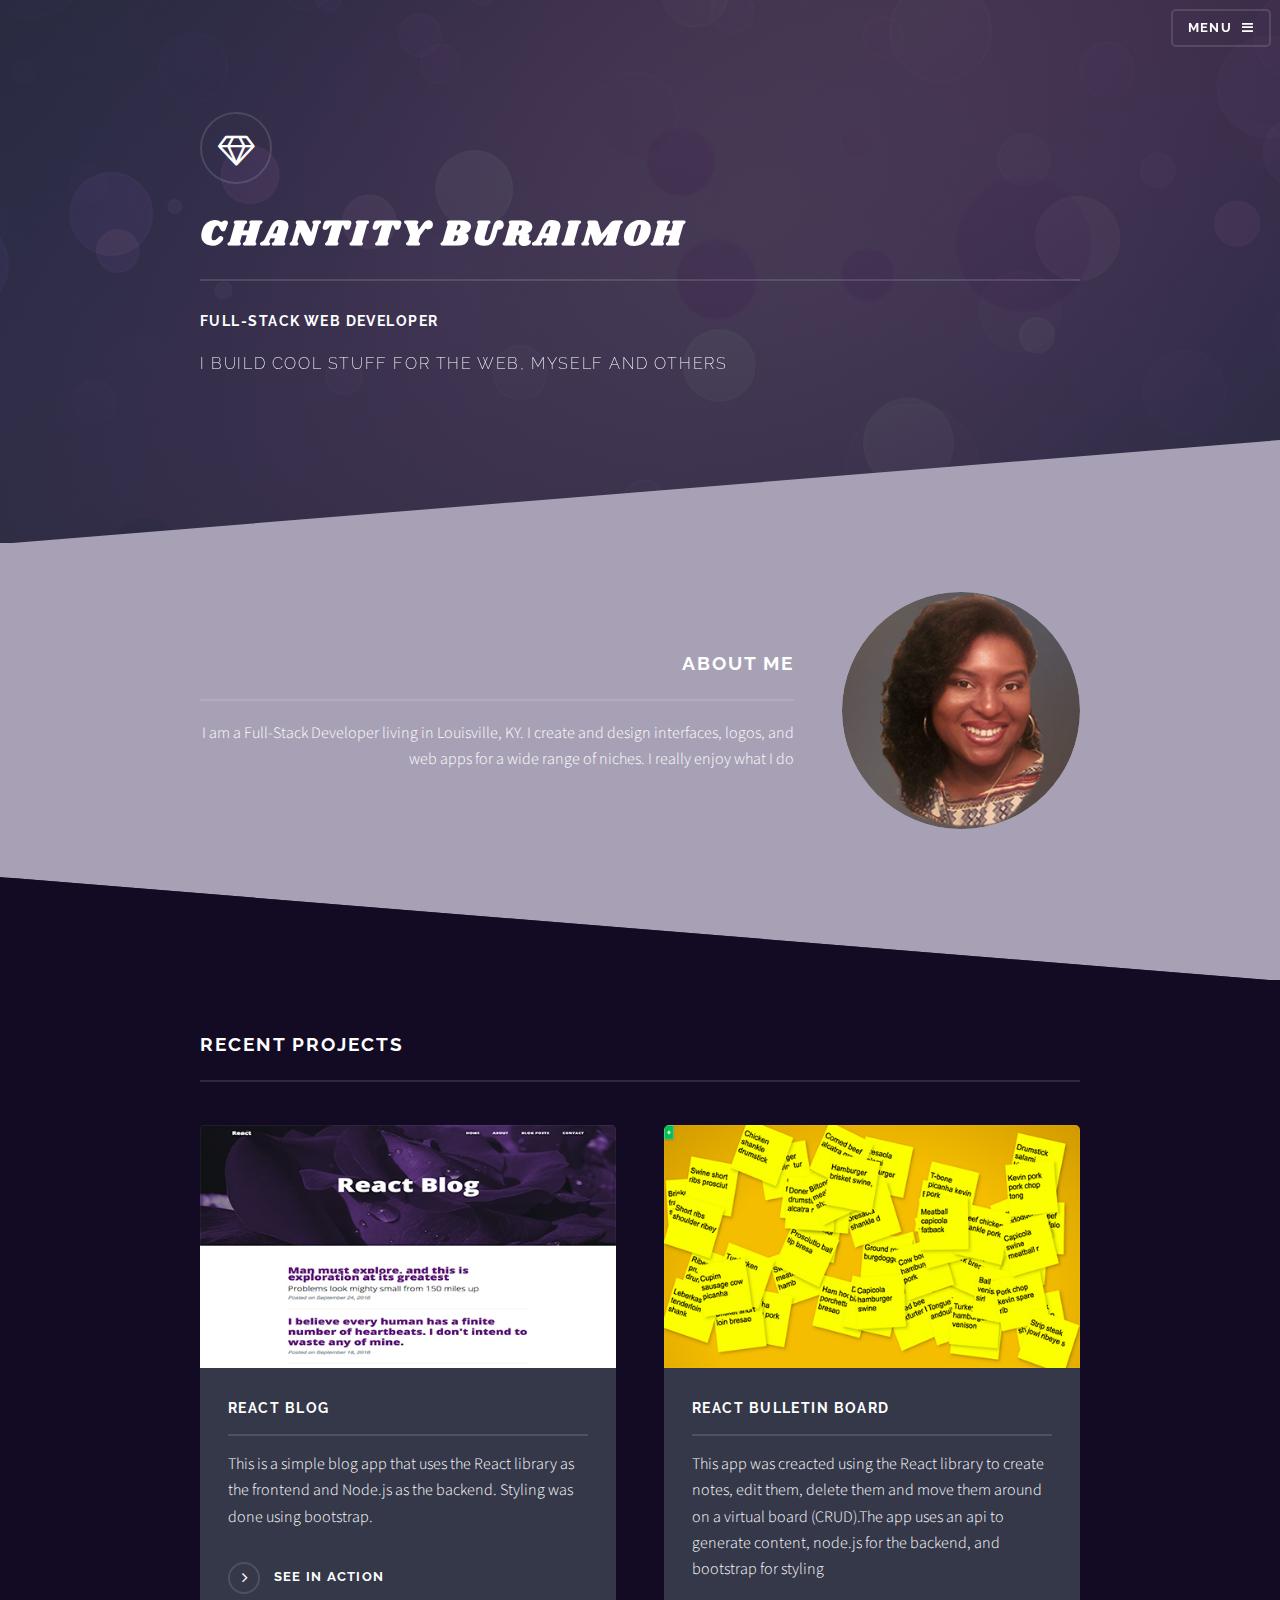
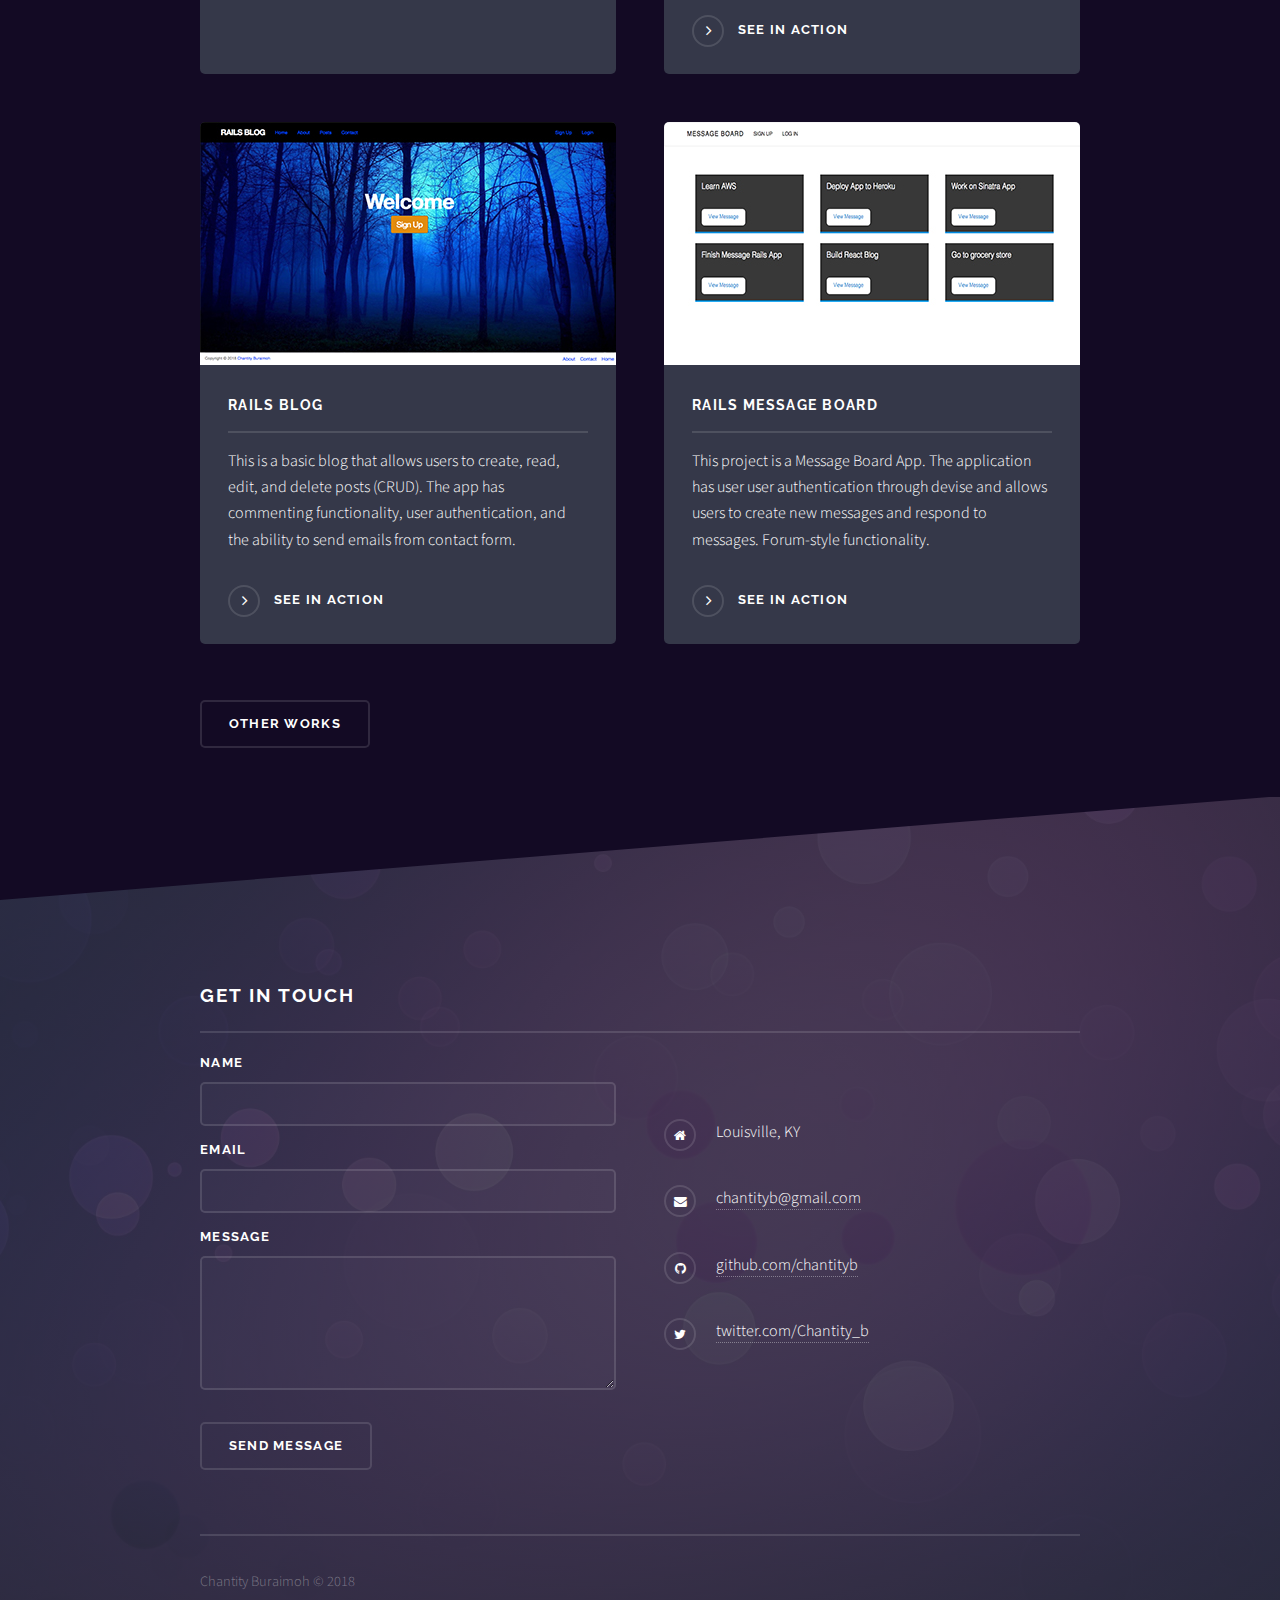
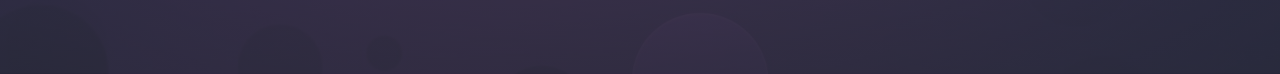
<file: index.html>
<!DOCTYPE HTML>
<!--
	Solid State by HTML5 UP
	html5up.net | @ajlkn
	Free for personal and commercial use under the CCA 3.0 license (html5up.net/license)
-->
<html>
	<head>
		<title>Chantity Buraimoh</title>
		<meta charset="utf-8" />
		<meta name="viewport" content="width=device-width, initial-scale=1" />
		<!--[if lte IE 8]><script src="assets/js/ie/html5shiv.js"></script><![endif]-->
		<link rel="stylesheet" href="assets/css/main.css" />
		<link href="https://fonts.googleapis.com/css?family=Shrikhand" rel="stylesheet">

		<!--[if lte IE 9]><link rel="stylesheet" href="assets/css/ie9.css" /><![endif]-->
		<!--[if lte IE 8]><link rel="stylesheet" href="assets/css/ie8.css" /><![endif]-->
	</head>
	<body>

		<!-- Page Wrapper -->
			<div id="page-wrapper">

				<!-- Header -->
					<header id="header" class="alt">
						<h1><a href="index.html">Chantity Buraimoh</a></h1>
						<nav>
							<a href="#menu">Menu</a>
						</nav>
					</header>

				<!-- Menu -->
					<nav id="menu">
						<div class="inner">
							<h2>Menu</h2>
							<ul class="links">
								<li><a href="index.html">Home</a></li>
								<li><a href="projects.html">Projects</a></li>
							</ul>
							<a href="#" class="close">Close</a>
						</div>
					</nav>

				<!-- Banner -->
					<section id="banner">
						<div class="inner">
							<div class="logo"><span class="icon fa-diamond"></span></div>
							<h2>Chantity Buraimoh</h2>
							<h3>Full-Stack Web Developer</h3>
							<p>I build cool stuff for the web, myself and others</p>
						</div>
					</section>

				<!-- Wrapper -->
					<section id="wrapper">

						<!-- One -->
							<section id="one" class="wrapper spotlight style1">
								<div class="inner">
									<a href="#" class="image"><img src="images/me.jpg" alt="" /></a>
									<div class="content">
										<h2 class="major">About Me</h2>
										<p>I am a Full-Stack Developer living in Louisville, KY. I create and design interfaces, logos, and web apps for a wide range of niches. I really enjoy what I do</p>
									</div>
								</div>
							</section>

						<!-- Four -->
							<section id="four" class="wrapper alt style1">
								<div class="inner">
									<h2 class="major">Recent Projects</h2>
									
									<section class="features">
										
										<article>
											<a class="image"><img src="images/reactblog.jpg" alt="" /></a>
											<h3 class="major">React Blog</h3>
											<p>This is a simple blog app that uses the React library as the frontend and Node.js as the backend. Styling was done using bootstrap.</p>
											<a href="https://react-simpleblog.herokuapp.com/" target="_blank" class="special">See in action</a>
										</article>

										<article>
											<a class="image"><img src="images/bulletin.jpg" alt="" /></a>
											<h3 class="major">React Bulletin Board</h3>
											<p>This app was creacted using the React library to create notes, edit them, delete them and move them around on a virtual board (CRUD).The app uses an api to generate content, node.js for the backend, and bootstrap for styling</p>
											<a href="https://bulletin-board-reactjs.herokuapp.com/" target="_blank" class="special">See in action</a>
										</article>


										<article>
											<a class="image"><img src="images/rails-blog.jpg" alt="" /></a>
											<h3 class="major">Rails Blog</h3>
											<p>This is a basic blog that allows users to create, read, edit, and delete posts (CRUD). The app has commenting functionality, user authentication, and the ability to send emails from contact form. </p>
											<a href="https://blog-it-rails.herokuapp.com/" target="_blank" class="special">See in action</a>
										</article>
										
										<article>
											<a class="image"><img src="images/messageboard.jpg" alt="" /></a>
											<h3 class="major">Rails Message Board</h3>
											<p>This project is a Message Board App. The application has user user authentication through devise and allows users to create new messages and respond to messages. Forum-style functionality.</p>
											<a href="https://rails-messageboard.herokuapp.com/" target="_blank" class="special">See in action</a>
										</article>
										
										
									</section>
									<ul class="actions">
										<li><a href="projects.html" class="button">Other Works</a></li>
									</ul>
								</div>
							</section>

					</section>

				<!-- Footer -->
					<section id="footer">
						<div class="inner">
							<h2 class="major">Get in touch</h2>

							<form method="post" action="mailto:chantityb@gmail.com">
								<div class="field">
									<label for="name">Name</label>
									<input type="text" name="name" id="name" />
								</div>
								<div class="field">
									<label for="email">Email</label>
									<input type="email" name="email" id="email" />
								</div>
								<div class="field">
									<label for="message">Message</label>
									<textarea name="message" id="message" rows="4"></textarea>
								</div>
								<ul class="actions">
									<li><input type="submit" value="Send Message" /></li>
								</ul>
							</form>
							<ul class="contact">
								<br />
								<li class="fa-home">
									Louisville, KY
								</li>
								<li class="fa-envelope"><a href="mailto:chantityb@gmail.com">chantityb@gmail.com</a></li>
								<li class="fa-github"><a href="https://github.com/chantityb">github.com/chantityb</a></li>
								<li class="fa-twitter"><a href="https://twitter.com/Chantity_b">twitter.com/Chantity_b</a></li>
							</ul>
							<ul class="copyright">
								<li>Chantity Buraimoh &copy; 2018</li>
							</ul>
						</div>
					</section>

			</div>

		<!-- Scripts -->
			<script src="assets/js/skel.min.js"></script>
			<script src="assets/js/jquery.min.js"></script>
			<script src="assets/js/jquery.scrollex.min.js"></script>
			<script src="assets/js/util.js"></script>
			<!--[if lte IE 8]><script src="assets/js/ie/respond.min.js"></script><![endif]-->
			<script src="assets/js/main.js"></script>

	</body>
</html>
</file>
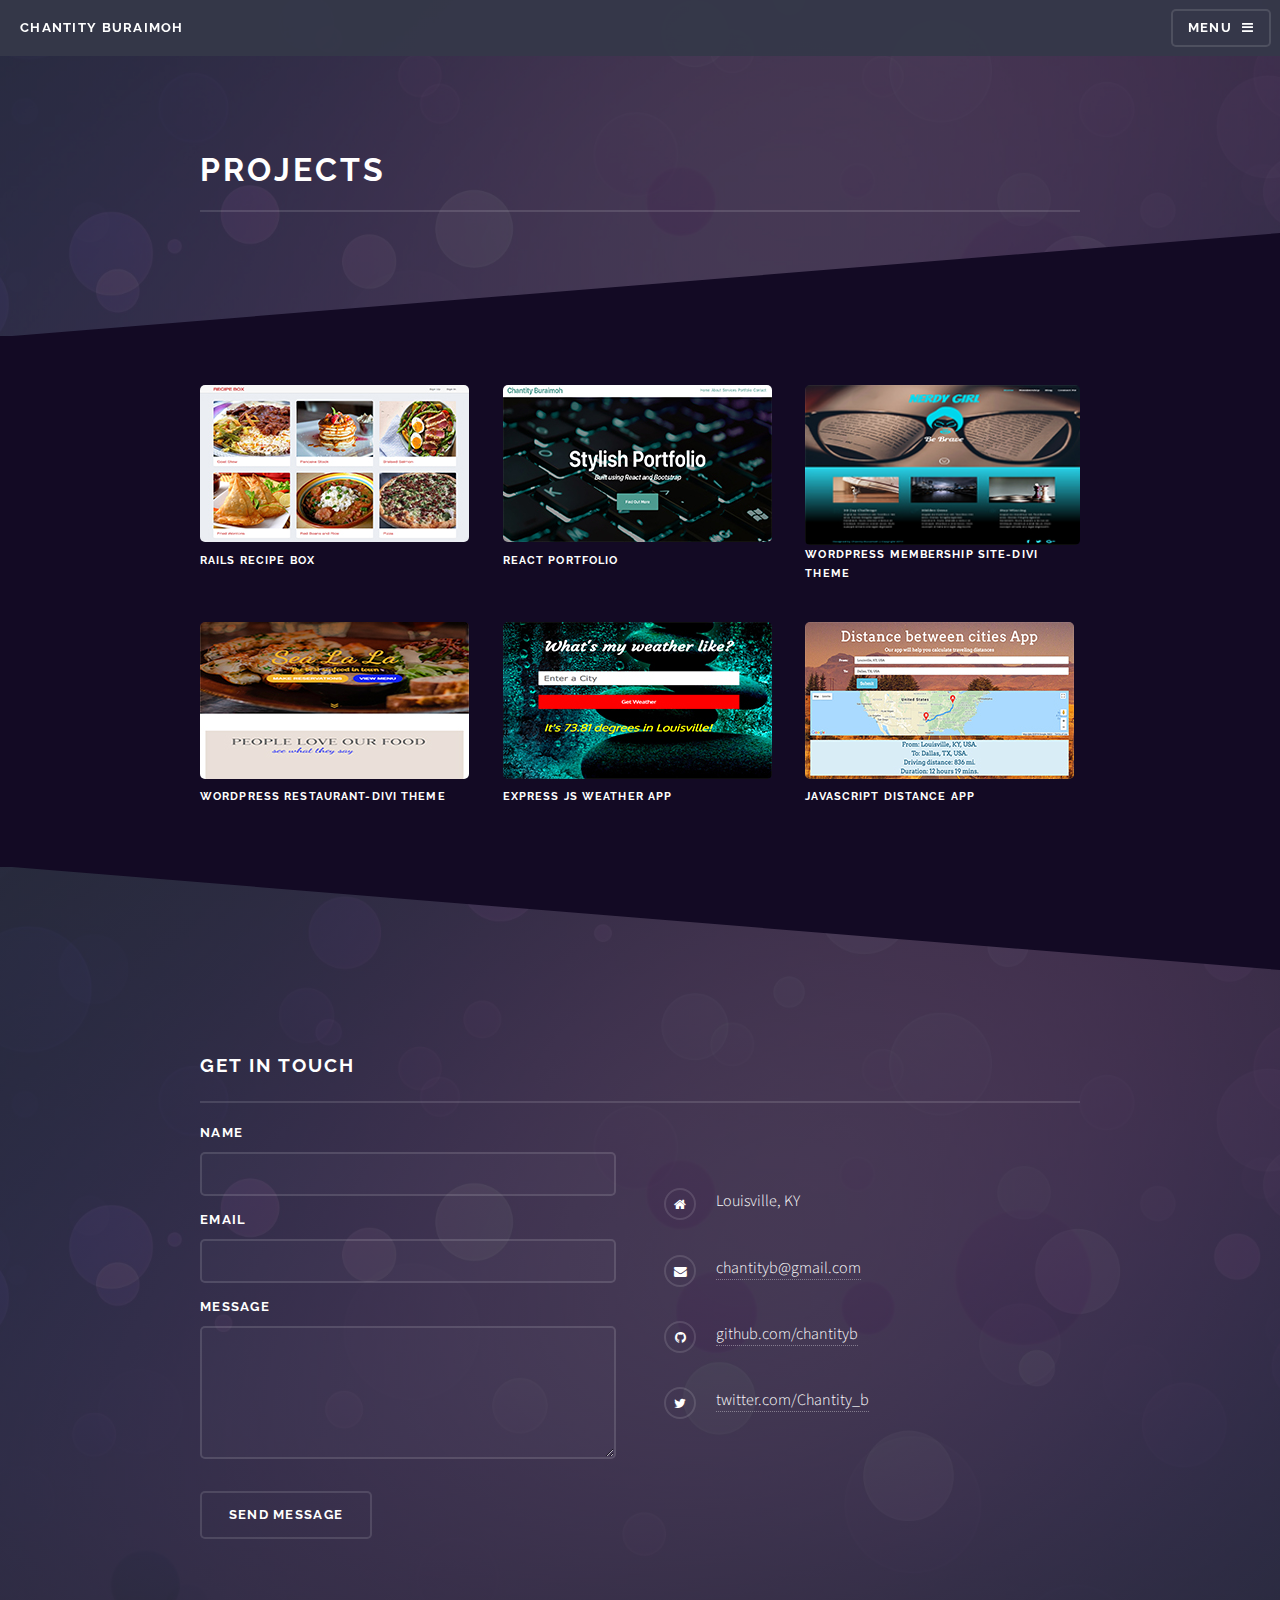
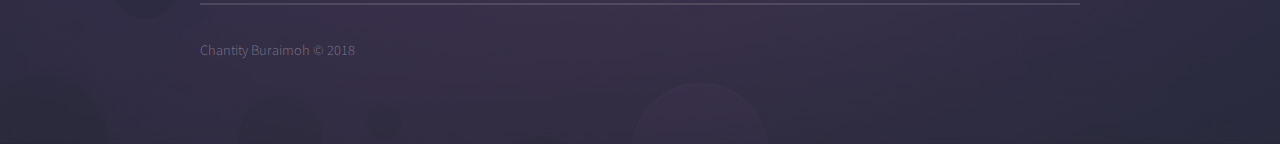
<file: projects.html>
<!DOCTYPE HTML>
<!--
	Solid State by HTML5 UP
	html5up.net | @ajlkn
	Free for personal and commercial use under the CCA 3.0 license (html5up.net/license)
-->
<html>
	<head>
		<title>Chantity Buraimoh</title>
		<meta charset="utf-8" />
		<meta name="viewport" content="width=device-width, initial-scale=1" />
		<!--[if lte IE 8]><script src="assets/js/ie/html5shiv.js"></script><![endif]-->
		<link rel="stylesheet" href="assets/css/main.css" />
		<!--[if lte IE 9]><link rel="stylesheet" href="assets/css/ie9.css" /><![endif]-->
		<!--[if lte IE 8]><link rel="stylesheet" href="assets/css/ie8.css" /><![endif]-->
	</head>
	<body>

		<!-- Page Wrapper -->
			<div id="page-wrapper">

				<!-- Header -->
					<header id="header">
						<h1><a href="index.html">Chantity Buraimoh</a></h1>
						<nav>
							<a href="#menu">Menu</a>
						</nav>
					</header>

				<!-- Menu -->
					<nav id="menu">
						<div class="inner">
							<h2>Menu</h2>
							<ul class="links">
								<li><a href="index.html">Home</a></li>
								<li><a href="projects.html">Projects</a></li>
							</ul>
							<a href="#" class="close">Close</a>
						</div>
					</nav>

				<!-- Wrapper -->
					<section id="wrapper">
						<header>
							<div class="inner">
								<h2>Projects</h2>
								
							</div>
						</header>

						<!-- Content -->
							<div class="wrapper">
								<div class="inner">
									<section>
										<div class="box alt">
											<div class="row uniform">
												
												
												<div class="4u"><span class="image fit">					
												<a href="http://distanceapp-com.stackstaging.com/" target="_blank" class="image"><img src="images/rails-recipe-box2.jpg" alt="" /></a><h4>Rails Recipe Box</h4></span>
												</div>
												
												<div class="4u"><span class="image fit"><a href="https://reactjs-portfolio.herokuapp.com/" target="_blank" class="image"><img src="images/react-portfolio.jpg" alt="" /></a><h4>React Portfolio</h4></span>
												</div>
												
												<div class="4u$"><span class="image fit"><a href="http://membership-com.stackstaging.com/" target="_blank"><img src="images/membership.jpg" alt="" /></a><h4>WordPress Membership Site-Divi Theme</h4></span>
												</div>
												
												
												<div class="4u"><span class="image fit"><a href="http://restaurant-net.stackstaging.com/" target="_blank" class="image"><img src="images/restaurant.jpg" alt="" /></a><h4>WordPress Restaurant-Divi Theme</h4></span>
												</div>
												
												<div class="4u"><span class="image fit"><a href="https://weather-app-express.herokuapp.com" target="_blank" class="image"><img src="images/weatherapp.jpg" alt="" /></a><h4>Express JS Weather App</h4></span>
												</div>
												
												<div class="4u$"><span class="image fit"><a href="http://distanceapp-com.stackstaging.com/" target="_blank" class="image"><img src="images/distance.jpg" alt="" /></a><h4>Javascript Distance App</h4></span>
												</div>
												
												<!--
												<div class="4u"><span class="image fit"><img src="images/pic06.jpg" alt="" /></span>
												</div>
												
												<div class="4u"><span class="image fit">
												<img src="images/pic07.jpg" alt="" /></span>
												</div>
												
												<div class="4u$"><span class="image fit"><img src="images/pic05.jpg" alt="" /></span>
												</div>
												-->
											</div>
										</div>
									</section>
								</div>
							</div>
					</section>

				<!-- Footer -->
					<section id="footer">
						<div class="inner">
							<h2 class="major">Get in touch</h2>
					
							<form method="post" action="mailto:chantityb@gmail.com">
								<div class="field">
									<label for="name">Name</label>
									<input type="text" name="name" id="name" />
								</div>
								<div class="field">
									<label for="email">Email</label>
									<input type="email" name="email" id="email" />
								</div>
								<div class="field">
									<label for="message">Message</label>
									<textarea name="message" id="message" rows="4"></textarea>
								</div>
								<ul class="actions">
									<li><input type="submit" value="Send Message" /></li>
								</ul>
							</form>
							<ul class="contact">
								<br />
								<li class="fa-home">
									Louisville, KY
								</li>
								<li class="fa-envelope"><a href="mailto:chantityb@gmail.com">chantityb@gmail.com</a></li>
								<li class="fa-github"><a href="https://github.com/chantityb">github.com/chantityb</a></li>
								<li class="fa-twitter"><a href="https://twitter.com/Chantity_b">twitter.com/Chantity_b</a></li>
							</ul>
							<ul class="copyright">
								<li>Chantity Buraimoh &copy; 2018</li>
							</ul>
						</div>
					</section>

			</div>

		<!-- Scripts -->
			<script src="assets/js/skel.min.js"></script>
			<script src="assets/js/jquery.min.js"></script>
			<script src="assets/js/jquery.scrollex.min.js"></script>
			<script src="assets/js/util.js"></script>
			<!--[if lte IE 8]><script src="assets/js/ie/respond.min.js"></script><![endif]-->
			<script src="assets/js/main.js"></script>

	</body>
</html>
</file>
<file: assets/css/ie9.css>
/*
	Solid State by HTML5 UP
	html5up.net | @ajlkn
	Free for personal and commercial use under the CCA 3.0 license (html5up.net/license)
*/

/* Basic */

	body {
		background-color: #2e3141;
		background-image: url("../../images/bg.jpg");
		background-size: cover;
		background-attachment: fixed;
		background-position: center;
	}

		body:before {
			background: rgba(46, 49, 65, 0.8);
			content: '';
			display: block;
			height: 100%;
			left: 0;
			position: fixed;
			top: 0;
			width: 100%;
		}

		body > * {
			position: relative;
			z-index: 1;
		}

/* Features */

	.features article {
		display: inline-block;
		width: 45%;
	}

/* Menu */

	#menu .inner {
		margin: 4em auto;
	}

/* Wrapper */

	#wrapper > header {
		background: none !important;
	}

	.wrapper.spotlight .inner {
		text-align: left !important;
	}

	.wrapper.spotlight .image {
		display: inline-block;
		margin: 0 3em 2em 0 !important;
		vertical-align: middle;
		width: 24%;
	}

	.wrapper.spotlight .content {
		display: inline-block;
		vertical-align: middle;
		width: 70%;
	}

/* Banner */

	#banner {
		background: none !important;
	}

/* Footer */

	#footer {
		background: none !important;
	}

		#footer .inner form {
			display: inline-block;
			width: 45%;
		}

		#footer .inner .contact {
			display: inline-block;
			width: 45%;
		}
</file>
<file: assets/css/ie8.css>
/*
	Solid State by HTML5 UP
	html5up.net | @ajlkn
	Free for personal and commercial use under the CCA 3.0 license (html5up.net/license)
*/

/* Basic */

	body {
		-ms-behavior: url("assets/js/backgroundsize.min.htc");
	}

/* Type */

	h1.major, h2.major, h3.major, h4.major, h5.major, h6.major {
		border-bottom: solid 2px #ffffff;
	}

	blockquote {
		border-left: solid 4px #ffffff;
	}

	code {
		border: solid 2px #ffffff;
	}

	hr {
		border-bottom: solid 2px #ffffff;
	}

/* Button */

	input[type="submit"],
	input[type="reset"],
	input[type="button"],
	button,
	.button {
		position: relative;
		-ms-behavior: url("assets/js/ie/PIE.htc");
		border: solid 2px #ffffff;
	}

		input[type="submit"].special,
		input[type="reset"].special,
		input[type="button"].special,
		button.special,
		.button.special {
			border: 0;
		}

/* Form */

	input[type="text"],
	input[type="password"],
	input[type="email"],
	input[type="tel"],
	select,
	textarea {
		position: relative;
		-ms-behavior: url("assets/js/ie/PIE.htc");
		background: transparent;
		border: solid 2px #ffffff;
	}

/* Table */

	table tbody tr {
		border: solid 1px #ffffff;
		border-left: 0;
		border-right: 0;
	}

	table.alt tbody tr td {
		border: solid 1px #ffffff;
		border-left-width: 0;
		border-top-width: 0;
	}

		table.alt tbody tr td:first-child {
			border-left-width: 1px;
		}

	table.alt tbody tr:first-child td {
		border-top-width: 1px;
	}

	table.alt thead {
		border-bottom: 0;
	}

	table.alt tfoot {
		border-top: 0;
	}

/* Features */

	.features article {
		-ms-behavior: url("assets/js/ie/PIE.htc");
		position: relative;
		width: 44%;
	}

		.features article .image {
			margin-top: 0;
			margin-left: 0;
			width: 100%;
		}

/* Menu */

	#menu {
		background: #2e3141;
	}

		#menu h2 {
			border-bottom: solid 2px #ffffff;
		}

/* Header */

	#header {
		background-color: #353849;
	}

/* Wrapper */

	.wrapper {
		margin: 0;
	}

		.wrapper:before, .wrapper:after {
			display: none;
		}

		.wrapper.spotlight .image {
			-ms-behavior: url("assets/js/ie/PIE.htc");
		}

			.wrapper.spotlight .image img {
				position: relative;
				-ms-behavior: url("assets/js/ie/PIE.htc");
			}

/* Banner */

	#banner .logo .icon {
		border: solid 2px #ffffff;
		-ms-behavior: url("assets/js/ie/PIE.htc");
	}

	#banner h2 {
		border-bottom: solid 2px #ffffff;
	}

/* Footer */

	#footer .inner .copyright {
		border-top: solid 2px #ffffff;
	}

		#footer .inner .copyright li {
			border-left: solid 2px #ffffff;
		}
</file>
<file: assets/css/main.css>
@import url(font-awesome.min.css);
@import url("https://fonts.googleapis.com/css?family=Raleway:200,700|Source+Sans+Pro:300,600,300italic,600italic");

/*
	Solid State by HTML5 UP
	html5up.net | @ajlkn
	Free for personal and commercial use under the CCA 3.0 license (html5up.net/license)
*/

/* Reset */

	html, body, div, span, applet, object, iframe, h1, h2, h3, h4, h5, h6, p, blockquote, pre, a, abbr, acronym, address, big, cite, code, del, dfn, em, img, ins, kbd, q, s, samp, small, strike, strong, sub, sup, tt, var, b, u, i, center, dl, dt, dd, ol, ul, li, fieldset, form, label, legend, table, caption, tbody, tfoot, thead, tr, th, td, article, aside, canvas, details, embed, figure, figcaption, footer, header, hgroup, menu, nav, output, ruby, section, summary, time, mark, audio, video {
		margin: 0;
		padding: 0;
		border: 0;
		font-size: 100%;
		font: inherit;
		vertical-align: baseline;
	}

	article, aside, details, figcaption, figure, footer, header, hgroup, menu, nav, section {
		display: block;
	}

	body {
		line-height: 1;
	}

	ol, ul {
		list-style: none;
	}

	blockquote, q {
		quotes: none;
	}

	blockquote:before, blockquote:after, q:before, q:after {
		content: '';
		content: none;
	}

	table {
		border-collapse: collapse;
		border-spacing: 0;
	}

	body {
		-webkit-text-size-adjust: none;
	}

/* Box Model */

	*, *:before, *:after {
		-moz-box-sizing: border-box;
		-webkit-box-sizing: border-box;
		box-sizing: border-box;
	}

/* Grid */

	.row {
		border-bottom: solid 1px transparent;
		-moz-box-sizing: border-box;
		-webkit-box-sizing: border-box;
		box-sizing: border-box;
	}

	.row > * {
		float: left;
		-moz-box-sizing: border-box;
		-webkit-box-sizing: border-box;
		box-sizing: border-box;
	}

	.row:after, .row:before {
		content: '';
		display: block;
		clear: both;
		height: 0;
	}

	.row.uniform > * > :first-child {
		margin-top: 0;
	}

	.row.uniform > * > :last-child {
		margin-bottom: 0;
	}

	.row.\30 \25 > * {
		padding: 0 0 0 0em;
	}

	.row.\30 \25 {
		margin: 0 0 -1px 0em;
	}

	.row.uniform.\30 \25 > * {
		padding: 0em 0 0 0em;
	}

	.row.uniform.\30 \25 {
		margin: 0em 0 -1px 0em;
	}

	.row > * {
		padding: 0 0 0 1.75em;
	}

	.row {
		margin: 0 0 -1px -1.75em;
	}

	.row.uniform > * {
		padding: 1.75em 0 0 1.75em;
	}

	.row.uniform {
		margin: -1.75em 0 -1px -1.75em;
	}

	.row.\32 00\25 > * {
		padding: 0 0 0 3.5em;
	}

	.row.\32 00\25 {
		margin: 0 0 -1px -3.5em;
	}

	.row.uniform.\32 00\25 > * {
		padding: 3.5em 0 0 3.5em;
	}

	.row.uniform.\32 00\25 {
		margin: -3.5em 0 -1px -3.5em;
	}

	.row.\31 50\25 > * {
		padding: 0 0 0 2.625em;
	}

	.row.\31 50\25 {
		margin: 0 0 -1px -2.625em;
	}

	.row.uniform.\31 50\25 > * {
		padding: 2.625em 0 0 2.625em;
	}

	.row.uniform.\31 50\25 {
		margin: -2.625em 0 -1px -2.625em;
	}

	.row.\35 0\25 > * {
		padding: 0 0 0 0.875em;
	}

	.row.\35 0\25 {
		margin: 0 0 -1px -0.875em;
	}

	.row.uniform.\35 0\25 > * {
		padding: 0.875em 0 0 0.875em;
	}

	.row.uniform.\35 0\25 {
		margin: -0.875em 0 -1px -0.875em;
	}

	.row.\32 5\25 > * {
		padding: 0 0 0 0.4375em;
	}

	.row.\32 5\25 {
		margin: 0 0 -1px -0.4375em;
	}

	.row.uniform.\32 5\25 > * {
		padding: 0.4375em 0 0 0.4375em;
	}

	.row.uniform.\32 5\25 {
		margin: -0.4375em 0 -1px -0.4375em;
	}

	.\31 2u, .\31 2u\24 {
		width: 100%;
		clear: none;
		margin-left: 0;
	}

	.\31 1u, .\31 1u\24 {
		width: 91.6666666667%;
		clear: none;
		margin-left: 0;
	}

	.\31 0u, .\31 0u\24 {
		width: 83.3333333333%;
		clear: none;
		margin-left: 0;
	}

	.\39 u, .\39 u\24 {
		width: 75%;
		clear: none;
		margin-left: 0;
	}

	.\38 u, .\38 u\24 {
		width: 66.6666666667%;
		clear: none;
		margin-left: 0;
	}

	.\37 u, .\37 u\24 {
		width: 58.3333333333%;
		clear: none;
		margin-left: 0;
	}

	.\36 u, .\36 u\24 {
		width: 50%;
		clear: none;
		margin-left: 0;
	}

	.\35 u, .\35 u\24 {
		width: 41.6666666667%;
		clear: none;
		margin-left: 0;
	}

	.\34 u, .\34 u\24 {
		width: 33.3333333333%;
		clear: none;
		margin-left: 0;
	}

	.\33 u, .\33 u\24 {
		width: 25%;
		clear: none;
		margin-left: 0;
	}

	.\32 u, .\32 u\24 {
		width: 16.6666666667%;
		clear: none;
		margin-left: 0;
	}

	.\31 u, .\31 u\24 {
		width: 8.3333333333%;
		clear: none;
		margin-left: 0;
	}

	.\31 2u\24 + *,
	.\31 1u\24 + *,
	.\31 0u\24 + *,
	.\39 u\24 + *,
	.\38 u\24 + *,
	.\37 u\24 + *,
	.\36 u\24 + *,
	.\35 u\24 + *,
	.\34 u\24 + *,
	.\33 u\24 + *,
	.\32 u\24 + *,
	.\31 u\24 + * {
		clear: left;
	}

	.\-11u {
		margin-left: 91.66667%;
	}

	.\-10u {
		margin-left: 83.33333%;
	}

	.\-9u {
		margin-left: 75%;
	}

	.\-8u {
		margin-left: 66.66667%;
	}

	.\-7u {
		margin-left: 58.33333%;
	}

	.\-6u {
		margin-left: 50%;
	}

	.\-5u {
		margin-left: 41.66667%;
	}

	.\-4u {
		margin-left: 33.33333%;
	}

	.\-3u {
		margin-left: 25%;
	}

	.\-2u {
		margin-left: 16.66667%;
	}

	.\-1u {
		margin-left: 8.33333%;
	}

	@media screen and (max-width: 1680px) {

		.row > * {
			padding: 0 0 0 1.75em;
		}

		.row {
			margin: 0 0 -1px -1.75em;
		}

		.row.uniform > * {
			padding: 1.75em 0 0 1.75em;
		}

		.row.uniform {
			margin: -1.75em 0 -1px -1.75em;
		}

		.row.\32 00\25 > * {
			padding: 0 0 0 3.5em;
		}

		.row.\32 00\25 {
			margin: 0 0 -1px -3.5em;
		}

		.row.uniform.\32 00\25 > * {
			padding: 3.5em 0 0 3.5em;
		}

		.row.uniform.\32 00\25 {
			margin: -3.5em 0 -1px -3.5em;
		}

		.row.\31 50\25 > * {
			padding: 0 0 0 2.625em;
		}

		.row.\31 50\25 {
			margin: 0 0 -1px -2.625em;
		}

		.row.uniform.\31 50\25 > * {
			padding: 2.625em 0 0 2.625em;
		}

		.row.uniform.\31 50\25 {
			margin: -2.625em 0 -1px -2.625em;
		}

		.row.\35 0\25 > * {
			padding: 0 0 0 0.875em;
		}

		.row.\35 0\25 {
			margin: 0 0 -1px -0.875em;
		}

		.row.uniform.\35 0\25 > * {
			padding: 0.875em 0 0 0.875em;
		}

		.row.uniform.\35 0\25 {
			margin: -0.875em 0 -1px -0.875em;
		}

		.row.\32 5\25 > * {
			padding: 0 0 0 0.4375em;
		}

		.row.\32 5\25 {
			margin: 0 0 -1px -0.4375em;
		}

		.row.uniform.\32 5\25 > * {
			padding: 0.4375em 0 0 0.4375em;
		}

		.row.uniform.\32 5\25 {
			margin: -0.4375em 0 -1px -0.4375em;
		}

		.\31 2u\28xlarge\29, .\31 2u\24\28xlarge\29 {
			width: 100%;
			clear: none;
			margin-left: 0;
		}

		.\31 1u\28xlarge\29, .\31 1u\24\28xlarge\29 {
			width: 91.6666666667%;
			clear: none;
			margin-left: 0;
		}

		.\31 0u\28xlarge\29, .\31 0u\24\28xlarge\29 {
			width: 83.3333333333%;
			clear: none;
			margin-left: 0;
		}

		.\39 u\28xlarge\29, .\39 u\24\28xlarge\29 {
			width: 75%;
			clear: none;
			margin-left: 0;
		}

		.\38 u\28xlarge\29, .\38 u\24\28xlarge\29 {
			width: 66.6666666667%;
			clear: none;
			margin-left: 0;
		}

		.\37 u\28xlarge\29, .\37 u\24\28xlarge\29 {
			width: 58.3333333333%;
			clear: none;
			margin-left: 0;
		}

		.\36 u\28xlarge\29, .\36 u\24\28xlarge\29 {
			width: 50%;
			clear: none;
			margin-left: 0;
		}

		.\35 u\28xlarge\29, .\35 u\24\28xlarge\29 {
			width: 41.6666666667%;
			clear: none;
			margin-left: 0;
		}

		.\34 u\28xlarge\29, .\34 u\24\28xlarge\29 {
			width: 33.3333333333%;
			clear: none;
			margin-left: 0;
		}

		.\33 u\28xlarge\29, .\33 u\24\28xlarge\29 {
			width: 25%;
			clear: none;
			margin-left: 0;
		}

		.\32 u\28xlarge\29, .\32 u\24\28xlarge\29 {
			width: 16.6666666667%;
			clear: none;
			margin-left: 0;
		}

		.\31 u\28xlarge\29, .\31 u\24\28xlarge\29 {
			width: 8.3333333333%;
			clear: none;
			margin-left: 0;
		}

		.\31 2u\24\28xlarge\29 + *,
		.\31 1u\24\28xlarge\29 + *,
		.\31 0u\24\28xlarge\29 + *,
		.\39 u\24\28xlarge\29 + *,
		.\38 u\24\28xlarge\29 + *,
		.\37 u\24\28xlarge\29 + *,
		.\36 u\24\28xlarge\29 + *,
		.\35 u\24\28xlarge\29 + *,
		.\34 u\24\28xlarge\29 + *,
		.\33 u\24\28xlarge\29 + *,
		.\32 u\24\28xlarge\29 + *,
		.\31 u\24\28xlarge\29 + * {
			clear: left;
		}

		.\-11u\28xlarge\29 {
			margin-left: 91.66667%;
		}

		.\-10u\28xlarge\29 {
			margin-left: 83.33333%;
		}

		.\-9u\28xlarge\29 {
			margin-left: 75%;
		}

		.\-8u\28xlarge\29 {
			margin-left: 66.66667%;
		}

		.\-7u\28xlarge\29 {
			margin-left: 58.33333%;
		}

		.\-6u\28xlarge\29 {
			margin-left: 50%;
		}

		.\-5u\28xlarge\29 {
			margin-left: 41.66667%;
		}

		.\-4u\28xlarge\29 {
			margin-left: 33.33333%;
		}

		.\-3u\28xlarge\29 {
			margin-left: 25%;
		}

		.\-2u\28xlarge\29 {
			margin-left: 16.66667%;
		}

		.\-1u\28xlarge\29 {
			margin-left: 8.33333%;
		}

	}

	@media screen and (max-width: 1280px) {

		.row > * {
			padding: 0 0 0 1.75em;
		}

		.row {
			margin: 0 0 -1px -1.75em;
		}

		.row.uniform > * {
			padding: 1.75em 0 0 1.75em;
		}

		.row.uniform {
			margin: -1.75em 0 -1px -1.75em;
		}

		.row.\32 00\25 > * {
			padding: 0 0 0 3.5em;
		}

		.row.\32 00\25 {
			margin: 0 0 -1px -3.5em;
		}

		.row.uniform.\32 00\25 > * {
			padding: 3.5em 0 0 3.5em;
		}

		.row.uniform.\32 00\25 {
			margin: -3.5em 0 -1px -3.5em;
		}

		.row.\31 50\25 > * {
			padding: 0 0 0 2.625em;
		}

		.row.\31 50\25 {
			margin: 0 0 -1px -2.625em;
		}

		.row.uniform.\31 50\25 > * {
			padding: 2.625em 0 0 2.625em;
		}

		.row.uniform.\31 50\25 {
			margin: -2.625em 0 -1px -2.625em;
		}

		.row.\35 0\25 > * {
			padding: 0 0 0 0.875em;
		}

		.row.\35 0\25 {
			margin: 0 0 -1px -0.875em;
		}

		.row.uniform.\35 0\25 > * {
			padding: 0.875em 0 0 0.875em;
		}

		.row.uniform.\35 0\25 {
			margin: -0.875em 0 -1px -0.875em;
		}

		.row.\32 5\25 > * {
			padding: 0 0 0 0.4375em;
		}

		.row.\32 5\25 {
			margin: 0 0 -1px -0.4375em;
		}

		.row.uniform.\32 5\25 > * {
			padding: 0.4375em 0 0 0.4375em;
		}

		.row.uniform.\32 5\25 {
			margin: -0.4375em 0 -1px -0.4375em;
		}

		.\31 2u\28large\29, .\31 2u\24\28large\29 {
			width: 100%;
			clear: none;
			margin-left: 0;
		}

		.\31 1u\28large\29, .\31 1u\24\28large\29 {
			width: 91.6666666667%;
			clear: none;
			margin-left: 0;
		}

		.\31 0u\28large\29, .\31 0u\24\28large\29 {
			width: 83.3333333333%;
			clear: none;
			margin-left: 0;
		}

		.\39 u\28large\29, .\39 u\24\28large\29 {
			width: 75%;
			clear: none;
			margin-left: 0;
		}

		.\38 u\28large\29, .\38 u\24\28large\29 {
			width: 66.6666666667%;
			clear: none;
			margin-left: 0;
		}

		.\37 u\28large\29, .\37 u\24\28large\29 {
			width: 58.3333333333%;
			clear: none;
			margin-left: 0;
		}

		.\36 u\28large\29, .\36 u\24\28large\29 {
			width: 50%;
			clear: none;
			margin-left: 0;
		}

		.\35 u\28large\29, .\35 u\24\28large\29 {
			width: 41.6666666667%;
			clear: none;
			margin-left: 0;
		}

		.\34 u\28large\29, .\34 u\24\28large\29 {
			width: 33.3333333333%;
			clear: none;
			margin-left: 0;
		}

		.\33 u\28large\29, .\33 u\24\28large\29 {
			width: 25%;
			clear: none;
			margin-left: 0;
		}

		.\32 u\28large\29, .\32 u\24\28large\29 {
			width: 16.6666666667%;
			clear: none;
			margin-left: 0;
		}

		.\31 u\28large\29, .\31 u\24\28large\29 {
			width: 8.3333333333%;
			clear: none;
			margin-left: 0;
		}

		.\31 2u\24\28large\29 + *,
		.\31 1u\24\28large\29 + *,
		.\31 0u\24\28large\29 + *,
		.\39 u\24\28large\29 + *,
		.\38 u\24\28large\29 + *,
		.\37 u\24\28large\29 + *,
		.\36 u\24\28large\29 + *,
		.\35 u\24\28large\29 + *,
		.\34 u\24\28large\29 + *,
		.\33 u\24\28large\29 + *,
		.\32 u\24\28large\29 + *,
		.\31 u\24\28large\29 + * {
			clear: left;
		}

		.\-11u\28large\29 {
			margin-left: 91.66667%;
		}

		.\-10u\28large\29 {
			margin-left: 83.33333%;
		}

		.\-9u\28large\29 {
			margin-left: 75%;
		}

		.\-8u\28large\29 {
			margin-left: 66.66667%;
		}

		.\-7u\28large\29 {
			margin-left: 58.33333%;
		}

		.\-6u\28large\29 {
			margin-left: 50%;
		}

		.\-5u\28large\29 {
			margin-left: 41.66667%;
		}

		.\-4u\28large\29 {
			margin-left: 33.33333%;
		}

		.\-3u\28large\29 {
			margin-left: 25%;
		}

		.\-2u\28large\29 {
			margin-left: 16.66667%;
		}

		.\-1u\28large\29 {
			margin-left: 8.33333%;
		}

	}

	@media screen and (max-width: 980px) {

		.row > * {
			padding: 0 0 0 1.75em;
		}

		.row {
			margin: 0 0 -1px -1.75em;
		}

		.row.uniform > * {
			padding: 1.75em 0 0 1.75em;
		}

		.row.uniform {
			margin: -1.75em 0 -1px -1.75em;
		}

		.row.\32 00\25 > * {
			padding: 0 0 0 3.5em;
		}

		.row.\32 00\25 {
			margin: 0 0 -1px -3.5em;
		}

		.row.uniform.\32 00\25 > * {
			padding: 3.5em 0 0 3.5em;
		}

		.row.uniform.\32 00\25 {
			margin: -3.5em 0 -1px -3.5em;
		}

		.row.\31 50\25 > * {
			padding: 0 0 0 2.625em;
		}

		.row.\31 50\25 {
			margin: 0 0 -1px -2.625em;
		}

		.row.uniform.\31 50\25 > * {
			padding: 2.625em 0 0 2.625em;
		}

		.row.uniform.\31 50\25 {
			margin: -2.625em 0 -1px -2.625em;
		}

		.row.\35 0\25 > * {
			padding: 0 0 0 0.875em;
		}

		.row.\35 0\25 {
			margin: 0 0 -1px -0.875em;
		}

		.row.uniform.\35 0\25 > * {
			padding: 0.875em 0 0 0.875em;
		}

		.row.uniform.\35 0\25 {
			margin: -0.875em 0 -1px -0.875em;
		}

		.row.\32 5\25 > * {
			padding: 0 0 0 0.4375em;
		}

		.row.\32 5\25 {
			margin: 0 0 -1px -0.4375em;
		}

		.row.uniform.\32 5\25 > * {
			padding: 0.4375em 0 0 0.4375em;
		}

		.row.uniform.\32 5\25 {
			margin: -0.4375em 0 -1px -0.4375em;
		}

		.\31 2u\28medium\29, .\31 2u\24\28medium\29 {
			width: 100%;
			clear: none;
			margin-left: 0;
		}

		.\31 1u\28medium\29, .\31 1u\24\28medium\29 {
			width: 91.6666666667%;
			clear: none;
			margin-left: 0;
		}

		.\31 0u\28medium\29, .\31 0u\24\28medium\29 {
			width: 83.3333333333%;
			clear: none;
			margin-left: 0;
		}

		.\39 u\28medium\29, .\39 u\24\28medium\29 {
			width: 75%;
			clear: none;
			margin-left: 0;
		}

		.\38 u\28medium\29, .\38 u\24\28medium\29 {
			width: 66.6666666667%;
			clear: none;
			margin-left: 0;
		}

		.\37 u\28medium\29, .\37 u\24\28medium\29 {
			width: 58.3333333333%;
			clear: none;
			margin-left: 0;
		}

		.\36 u\28medium\29, .\36 u\24\28medium\29 {
			width: 50%;
			clear: none;
			margin-left: 0;
		}

		.\35 u\28medium\29, .\35 u\24\28medium\29 {
			width: 41.6666666667%;
			clear: none;
			margin-left: 0;
		}

		.\34 u\28medium\29, .\34 u\24\28medium\29 {
			width: 33.3333333333%;
			clear: none;
			margin-left: 0;
		}

		.\33 u\28medium\29, .\33 u\24\28medium\29 {
			width: 25%;
			clear: none;
			margin-left: 0;
		}

		.\32 u\28medium\29, .\32 u\24\28medium\29 {
			width: 16.6666666667%;
			clear: none;
			margin-left: 0;
		}

		.\31 u\28medium\29, .\31 u\24\28medium\29 {
			width: 8.3333333333%;
			clear: none;
			margin-left: 0;
		}

		.\31 2u\24\28medium\29 + *,
		.\31 1u\24\28medium\29 + *,
		.\31 0u\24\28medium\29 + *,
		.\39 u\24\28medium\29 + *,
		.\38 u\24\28medium\29 + *,
		.\37 u\24\28medium\29 + *,
		.\36 u\24\28medium\29 + *,
		.\35 u\24\28medium\29 + *,
		.\34 u\24\28medium\29 + *,
		.\33 u\24\28medium\29 + *,
		.\32 u\24\28medium\29 + *,
		.\31 u\24\28medium\29 + * {
			clear: left;
		}

		.\-11u\28medium\29 {
			margin-left: 91.66667%;
		}

		.\-10u\28medium\29 {
			margin-left: 83.33333%;
		}

		.\-9u\28medium\29 {
			margin-left: 75%;
		}

		.\-8u\28medium\29 {
			margin-left: 66.66667%;
		}

		.\-7u\28medium\29 {
			margin-left: 58.33333%;
		}

		.\-6u\28medium\29 {
			margin-left: 50%;
		}

		.\-5u\28medium\29 {
			margin-left: 41.66667%;
		}

		.\-4u\28medium\29 {
			margin-left: 33.33333%;
		}

		.\-3u\28medium\29 {
			margin-left: 25%;
		}

		.\-2u\28medium\29 {
			margin-left: 16.66667%;
		}

		.\-1u\28medium\29 {
			margin-left: 8.33333%;
		}

	}

	@media screen and (max-width: 736px) {

		.row > * {
			padding: 0 0 0 1.25em;
		}

		.row {
			margin: 0 0 -1px -1.25em;
		}

		.row.uniform > * {
			padding: 1.25em 0 0 1.25em;
		}

		.row.uniform {
			margin: -1.25em 0 -1px -1.25em;
		}

		.row.\32 00\25 > * {
			padding: 0 0 0 2.5em;
		}

		.row.\32 00\25 {
			margin: 0 0 -1px -2.5em;
		}

		.row.uniform.\32 00\25 > * {
			padding: 2.5em 0 0 2.5em;
		}

		.row.uniform.\32 00\25 {
			margin: -2.5em 0 -1px -2.5em;
		}

		.row.\31 50\25 > * {
			padding: 0 0 0 1.875em;
		}

		.row.\31 50\25 {
			margin: 0 0 -1px -1.875em;
		}

		.row.uniform.\31 50\25 > * {
			padding: 1.875em 0 0 1.875em;
		}

		.row.uniform.\31 50\25 {
			margin: -1.875em 0 -1px -1.875em;
		}

		.row.\35 0\25 > * {
			padding: 0 0 0 0.625em;
		}

		.row.\35 0\25 {
			margin: 0 0 -1px -0.625em;
		}

		.row.uniform.\35 0\25 > * {
			padding: 0.625em 0 0 0.625em;
		}

		.row.uniform.\35 0\25 {
			margin: -0.625em 0 -1px -0.625em;
		}

		.row.\32 5\25 > * {
			padding: 0 0 0 0.3125em;
		}

		.row.\32 5\25 {
			margin: 0 0 -1px -0.3125em;
		}

		.row.uniform.\32 5\25 > * {
			padding: 0.3125em 0 0 0.3125em;
		}

		.row.uniform.\32 5\25 {
			margin: -0.3125em 0 -1px -0.3125em;
		}

		.\31 2u\28small\29, .\31 2u\24\28small\29 {
			width: 100%;
			clear: none;
			margin-left: 0;
		}

		.\31 1u\28small\29, .\31 1u\24\28small\29 {
			width: 91.6666666667%;
			clear: none;
			margin-left: 0;
		}

		.\31 0u\28small\29, .\31 0u\24\28small\29 {
			width: 83.3333333333%;
			clear: none;
			margin-left: 0;
		}

		.\39 u\28small\29, .\39 u\24\28small\29 {
			width: 75%;
			clear: none;
			margin-left: 0;
		}

		.\38 u\28small\29, .\38 u\24\28small\29 {
			width: 66.6666666667%;
			clear: none;
			margin-left: 0;
		}

		.\37 u\28small\29, .\37 u\24\28small\29 {
			width: 58.3333333333%;
			clear: none;
			margin-left: 0;
		}

		.\36 u\28small\29, .\36 u\24\28small\29 {
			width: 50%;
			clear: none;
			margin-left: 0;
		}

		.\35 u\28small\29, .\35 u\24\28small\29 {
			width: 41.6666666667%;
			clear: none;
			margin-left: 0;
		}

		.\34 u\28small\29, .\34 u\24\28small\29 {
			width: 33.3333333333%;
			clear: none;
			margin-left: 0;
		}

		.\33 u\28small\29, .\33 u\24\28small\29 {
			width: 25%;
			clear: none;
			margin-left: 0;
		}

		.\32 u\28small\29, .\32 u\24\28small\29 {
			width: 16.6666666667%;
			clear: none;
			margin-left: 0;
		}

		.\31 u\28small\29, .\31 u\24\28small\29 {
			width: 8.3333333333%;
			clear: none;
			margin-left: 0;
		}

		.\31 2u\24\28small\29 + *,
		.\31 1u\24\28small\29 + *,
		.\31 0u\24\28small\29 + *,
		.\39 u\24\28small\29 + *,
		.\38 u\24\28small\29 + *,
		.\37 u\24\28small\29 + *,
		.\36 u\24\28small\29 + *,
		.\35 u\24\28small\29 + *,
		.\34 u\24\28small\29 + *,
		.\33 u\24\28small\29 + *,
		.\32 u\24\28small\29 + *,
		.\31 u\24\28small\29 + * {
			clear: left;
		}

		.\-11u\28small\29 {
			margin-left: 91.66667%;
		}

		.\-10u\28small\29 {
			margin-left: 83.33333%;
		}

		.\-9u\28small\29 {
			margin-left: 75%;
		}

		.\-8u\28small\29 {
			margin-left: 66.66667%;
		}

		.\-7u\28small\29 {
			margin-left: 58.33333%;
		}

		.\-6u\28small\29 {
			margin-left: 50%;
		}

		.\-5u\28small\29 {
			margin-left: 41.66667%;
		}

		.\-4u\28small\29 {
			margin-left: 33.33333%;
		}

		.\-3u\28small\29 {
			margin-left: 25%;
		}

		.\-2u\28small\29 {
			margin-left: 16.66667%;
		}

		.\-1u\28small\29 {
			margin-left: 8.33333%;
		}

	}

	@media screen and (max-width: 640px) {

		.row > * {
			padding: 0 0 0 1.25em;
		}

		.row {
			margin: 0 0 -1px -1.25em;
		}

		.row.uniform > * {
			padding: 1.25em 0 0 1.25em;
		}

		.row.uniform {
			margin: -1.25em 0 -1px -1.25em;
		}

		.row.\32 00\25 > * {
			padding: 0 0 0 2.5em;
		}

		.row.\32 00\25 {
			margin: 0 0 -1px -2.5em;
		}

		.row.uniform.\32 00\25 > * {
			padding: 2.5em 0 0 2.5em;
		}

		.row.uniform.\32 00\25 {
			margin: -2.5em 0 -1px -2.5em;
		}

		.row.\31 50\25 > * {
			padding: 0 0 0 1.875em;
		}

		.row.\31 50\25 {
			margin: 0 0 -1px -1.875em;
		}

		.row.uniform.\31 50\25 > * {
			padding: 1.875em 0 0 1.875em;
		}

		.row.uniform.\31 50\25 {
			margin: -1.875em 0 -1px -1.875em;
		}

		.row.\35 0\25 > * {
			padding: 0 0 0 0.625em;
		}

		.row.\35 0\25 {
			margin: 0 0 -1px -0.625em;
		}

		.row.uniform.\35 0\25 > * {
			padding: 0.625em 0 0 0.625em;
		}

		.row.uniform.\35 0\25 {
			margin: -0.625em 0 -1px -0.625em;
		}

		.row.\32 5\25 > * {
			padding: 0 0 0 0.3125em;
		}

		.row.\32 5\25 {
			margin: 0 0 -1px -0.3125em;
		}

		.row.uniform.\32 5\25 > * {
			padding: 0.3125em 0 0 0.3125em;
		}

		.row.uniform.\32 5\25 {
			margin: -0.3125em 0 -1px -0.3125em;
		}

		.\31 2u\28xsmall\29, .\31 2u\24\28xsmall\29 {
			width: 100%;
			clear: none;
			margin-left: 0;
		}

		.\31 1u\28xsmall\29, .\31 1u\24\28xsmall\29 {
			width: 91.6666666667%;
			clear: none;
			margin-left: 0;
		}

		.\31 0u\28xsmall\29, .\31 0u\24\28xsmall\29 {
			width: 83.3333333333%;
			clear: none;
			margin-left: 0;
		}

		.\39 u\28xsmall\29, .\39 u\24\28xsmall\29 {
			width: 75%;
			clear: none;
			margin-left: 0;
		}

		.\38 u\28xsmall\29, .\38 u\24\28xsmall\29 {
			width: 66.6666666667%;
			clear: none;
			margin-left: 0;
		}

		.\37 u\28xsmall\29, .\37 u\24\28xsmall\29 {
			width: 58.3333333333%;
			clear: none;
			margin-left: 0;
		}

		.\36 u\28xsmall\29, .\36 u\24\28xsmall\29 {
			width: 50%;
			clear: none;
			margin-left: 0;
		}

		.\35 u\28xsmall\29, .\35 u\24\28xsmall\29 {
			width: 41.6666666667%;
			clear: none;
			margin-left: 0;
		}

		.\34 u\28xsmall\29, .\34 u\24\28xsmall\29 {
			width: 33.3333333333%;
			clear: none;
			margin-left: 0;
		}

		.\33 u\28xsmall\29, .\33 u\24\28xsmall\29 {
			width: 25%;
			clear: none;
			margin-left: 0;
		}

		.\32 u\28xsmall\29, .\32 u\24\28xsmall\29 {
			width: 16.6666666667%;
			clear: none;
			margin-left: 0;
		}

		.\31 u\28xsmall\29, .\31 u\24\28xsmall\29 {
			width: 8.3333333333%;
			clear: none;
			margin-left: 0;
		}

		.\31 2u\24\28xsmall\29 + *,
		.\31 1u\24\28xsmall\29 + *,
		.\31 0u\24\28xsmall\29 + *,
		.\39 u\24\28xsmall\29 + *,
		.\38 u\24\28xsmall\29 + *,
		.\37 u\24\28xsmall\29 + *,
		.\36 u\24\28xsmall\29 + *,
		.\35 u\24\28xsmall\29 + *,
		.\34 u\24\28xsmall\29 + *,
		.\33 u\24\28xsmall\29 + *,
		.\32 u\24\28xsmall\29 + *,
		.\31 u\24\28xsmall\29 + * {
			clear: left;
		}

		.\-11u\28xsmall\29 {
			margin-left: 91.66667%;
		}

		.\-10u\28xsmall\29 {
			margin-left: 83.33333%;
		}

		.\-9u\28xsmall\29 {
			margin-left: 75%;
		}

		.\-8u\28xsmall\29 {
			margin-left: 66.66667%;
		}

		.\-7u\28xsmall\29 {
			margin-left: 58.33333%;
		}

		.\-6u\28xsmall\29 {
			margin-left: 50%;
		}

		.\-5u\28xsmall\29 {
			margin-left: 41.66667%;
		}

		.\-4u\28xsmall\29 {
			margin-left: 33.33333%;
		}

		.\-3u\28xsmall\29 {
			margin-left: 25%;
		}

		.\-2u\28xsmall\29 {
			margin-left: 16.66667%;
		}

		.\-1u\28xsmall\29 {
			margin-left: 8.33333%;
		}

	}

	@media screen and (max-width: 360px) {

		.row > * {
			padding: 0 0 0 1.25em;
		}

		.row {
			margin: 0 0 -1px -1.25em;
		}

		.row.uniform > * {
			padding: 1.25em 0 0 1.25em;
		}

		.row.uniform {
			margin: -1.25em 0 -1px -1.25em;
		}

		.row.\32 00\25 > * {
			padding: 0 0 0 2.5em;
		}

		.row.\32 00\25 {
			margin: 0 0 -1px -2.5em;
		}

		.row.uniform.\32 00\25 > * {
			padding: 2.5em 0 0 2.5em;
		}

		.row.uniform.\32 00\25 {
			margin: -2.5em 0 -1px -2.5em;
		}

		.row.\31 50\25 > * {
			padding: 0 0 0 1.875em;
		}

		.row.\31 50\25 {
			margin: 0 0 -1px -1.875em;
		}

		.row.uniform.\31 50\25 > * {
			padding: 1.875em 0 0 1.875em;
		}

		.row.uniform.\31 50\25 {
			margin: -1.875em 0 -1px -1.875em;
		}

		.row.\35 0\25 > * {
			padding: 0 0 0 0.625em;
		}

		.row.\35 0\25 {
			margin: 0 0 -1px -0.625em;
		}

		.row.uniform.\35 0\25 > * {
			padding: 0.625em 0 0 0.625em;
		}

		.row.uniform.\35 0\25 {
			margin: -0.625em 0 -1px -0.625em;
		}

		.row.\32 5\25 > * {
			padding: 0 0 0 0.3125em;
		}

		.row.\32 5\25 {
			margin: 0 0 -1px -0.3125em;
		}

		.row.uniform.\32 5\25 > * {
			padding: 0.3125em 0 0 0.3125em;
		}

		.row.uniform.\32 5\25 {
			margin: -0.3125em 0 -1px -0.3125em;
		}

		.\31 2u\28xxsmall\29, .\31 2u\24\28xxsmall\29 {
			width: 100%;
			clear: none;
			margin-left: 0;
		}

		.\31 1u\28xxsmall\29, .\31 1u\24\28xxsmall\29 {
			width: 91.6666666667%;
			clear: none;
			margin-left: 0;
		}

		.\31 0u\28xxsmall\29, .\31 0u\24\28xxsmall\29 {
			width: 83.3333333333%;
			clear: none;
			margin-left: 0;
		}

		.\39 u\28xxsmall\29, .\39 u\24\28xxsmall\29 {
			width: 75%;
			clear: none;
			margin-left: 0;
		}

		.\38 u\28xxsmall\29, .\38 u\24\28xxsmall\29 {
			width: 66.6666666667%;
			clear: none;
			margin-left: 0;
		}

		.\37 u\28xxsmall\29, .\37 u\24\28xxsmall\29 {
			width: 58.3333333333%;
			clear: none;
			margin-left: 0;
		}

		.\36 u\28xxsmall\29, .\36 u\24\28xxsmall\29 {
			width: 50%;
			clear: none;
			margin-left: 0;
		}

		.\35 u\28xxsmall\29, .\35 u\24\28xxsmall\29 {
			width: 41.6666666667%;
			clear: none;
			margin-left: 0;
		}

		.\34 u\28xxsmall\29, .\34 u\24\28xxsmall\29 {
			width: 33.3333333333%;
			clear: none;
			margin-left: 0;
		}

		.\33 u\28xxsmall\29, .\33 u\24\28xxsmall\29 {
			width: 25%;
			clear: none;
			margin-left: 0;
		}

		.\32 u\28xxsmall\29, .\32 u\24\28xxsmall\29 {
			width: 16.6666666667%;
			clear: none;
			margin-left: 0;
		}

		.\31 u\28xxsmall\29, .\31 u\24\28xxsmall\29 {
			width: 8.3333333333%;
			clear: none;
			margin-left: 0;
		}

		.\31 2u\24\28xxsmall\29 + *,
		.\31 1u\24\28xxsmall\29 + *,
		.\31 0u\24\28xxsmall\29 + *,
		.\39 u\24\28xxsmall\29 + *,
		.\38 u\24\28xxsmall\29 + *,
		.\37 u\24\28xxsmall\29 + *,
		.\36 u\24\28xxsmall\29 + *,
		.\35 u\24\28xxsmall\29 + *,
		.\34 u\24\28xxsmall\29 + *,
		.\33 u\24\28xxsmall\29 + *,
		.\32 u\24\28xxsmall\29 + *,
		.\31 u\24\28xxsmall\29 + * {
			clear: left;
		}

		.\-11u\28xxsmall\29 {
			margin-left: 91.66667%;
		}

		.\-10u\28xxsmall\29 {
			margin-left: 83.33333%;
		}

		.\-9u\28xxsmall\29 {
			margin-left: 75%;
		}

		.\-8u\28xxsmall\29 {
			margin-left: 66.66667%;
		}

		.\-7u\28xxsmall\29 {
			margin-left: 58.33333%;
		}

		.\-6u\28xxsmall\29 {
			margin-left: 50%;
		}

		.\-5u\28xxsmall\29 {
			margin-left: 41.66667%;
		}

		.\-4u\28xxsmall\29 {
			margin-left: 33.33333%;
		}

		.\-3u\28xxsmall\29 {
			margin-left: 25%;
		}

		.\-2u\28xxsmall\29 {
			margin-left: 16.66667%;
		}

		.\-1u\28xxsmall\29 {
			margin-left: 8.33333%;
		}

	}

/* Basic */

	@-ms-viewport {
		width: device-width;
	}

	body {
		-ms-overflow-style: scrollbar;
	}

	@media screen and (max-width: 640px) {

		html, body {
			min-width: 320px;
		}

	}

	body {
		background-color: #2e3141;
		background-image: linear-gradient(to top, rgba(46, 49, 65, 0.8), rgba(46, 49, 65, 0.8)), url("../../images/bg.jpg");
		background-size: auto, cover;
		background-attachment: fixed, fixed;
		background-position: center, center;
	}

		body.is-loading *, body.is-loading *:before, body.is-loading *:after {
			-moz-animation: none !important;
			-webkit-animation: none !important;
			-ms-animation: none !important;
			animation: none !important;
			-moz-transition: none !important;
			-webkit-transition: none !important;
			-ms-transition: none !important;
			transition: none !important;
		}

/* Type */

	body, input, select, textarea {
		color: #ffffff;
		font-family: "Source Sans Pro", Helvetica, sans-serif;
		font-size: 16.5pt;
		font-weight: 300;
		line-height: 1.65;
	}

		@media screen and (max-width: 1680px) {

			body, input, select, textarea {
				font-size: 13pt;
			}

		}

		@media screen and (max-width: 1280px) {

			body, input, select, textarea {
				font-size: 12pt;
			}

		}

		@media screen and (max-width: 980px) {

			body, input, select, textarea {
				font-size: 12pt;
			}

		}

		@media screen and (max-width: 736px) {

			body, input, select, textarea {
				font-size: 12pt;
			}

		}

		@media screen and (max-width: 640px) {

			body, input, select, textarea {
				font-size: 12pt;
			}

		}

	a {
		-moz-transition: color 0.2s ease-in-out, border-bottom-color 0.2s ease-in-out;
		-webkit-transition: color 0.2s ease-in-out, border-bottom-color 0.2s ease-in-out;
		-ms-transition: color 0.2s ease-in-out, border-bottom-color 0.2s ease-in-out;
		transition: color 0.2s ease-in-out, border-bottom-color 0.2s ease-in-out;
		border-bottom: dotted 1px rgba(255, 255, 255, 0.35);
		color: #ffffff;
		text-decoration: none;
	}

		a:hover {
			border-bottom-color: transparent;
			color: #ffffff !important;
		}

		a.special:not(.button) {
			text-decoration: none;
			border-bottom: 0;
			display: block;
			font-family: Raleway, Helvetica, sans-serif;
			font-size: 0.8em;
			font-weight: 700;
			letter-spacing: 0.1em;
			margin: 0 0 2em 0;
			text-transform: uppercase;
		}

			a.special:not(.button):before {
				-moz-osx-font-smoothing: grayscale;
				-webkit-font-smoothing: antialiased;
				font-family: FontAwesome;
				font-style: normal;
				font-weight: normal;
				text-transform: none !important;
			}

			a.special:not(.button):before {
				-moz-transition: background-color 0.2s ease-in-out;
				-webkit-transition: background-color 0.2s ease-in-out;
				-ms-transition: background-color 0.2s ease-in-out;
				transition: background-color 0.2s ease-in-out;
				border-radius: 100%;
				border: solid 2px rgba(255, 255, 255, 0.125);
				content: '\f105';
				display: inline-block;
				font-size: 1.25em;
				height: 2em;
				line-height: 1.65em;
				margin-right: 0.85em;
				text-align: center;
				text-indent: 0.15em;
				vertical-align: middle;
				width: 2em;
			}

			a.special:not(.button):hover:before {
				background-color: rgba(255, 255, 255, 0.025);
			}

			a.special:not(.button):active:before {
				background-color: rgba(255, 255, 255, 0.075);
			}

	strong, b {
		color: #ffffff;
		font-weight: 600;
	}

	em, i {
		font-style: italic;
	}

	p {
		margin: 0 0 2em 0;
	}

	h1, h2, h3, h4, h5, h6 {
		color: #ffffff;
		font-family: Raleway, Helvetica, sans-serif;
		font-weight: 700;
		letter-spacing: 0.1em;
		margin: 0 0 1em 0;
		text-transform: uppercase;
	}

		h1 a, h2 a, h3 a, h4 a, h5 a, h6 a {
			color: inherit;
			text-decoration: none;
		}

		h1 span, h2 span, h3 span, h4 span, h5 span, h6 span {
			font-weight: 200;
		}

		h1.major, h2.major, h3.major, h4.major, h5.major, h6.major {
			padding-bottom: 1em;
			border-bottom: solid 2px rgba(255, 255, 255, 0.125);
		}

	h2 {
		font-size: 1.2em;
	}

	h3 {
		font-size: 0.9em;
	}

	h4 {
		font-size: 0.7em;
	}

	h5 {
		font-size: 0.7em;
	}

	h6 {
		font-size: 0.7em;
	}

	@media screen and (max-width: 736px) {

		h2 {
			font-size: 1em;
		}

		h3 {
			font-size: 0.8em;
		}

	}

	sub {
		font-size: 0.8em;
		position: relative;
		top: 0.5em;
	}

	sup {
		font-size: 0.8em;
		position: relative;
		top: -0.5em;
	}

	blockquote {
		border-left: solid 4px rgba(255, 255, 255, 0.125);
		font-style: italic;
		margin: 0 0 2em 0;
		padding: 0.5em 0 0.5em 2em;
	}

	code {
		background: rgba(255, 255, 255, 0.025);
		border-radius: 5px;
		border: solid 2px rgba(255, 255, 255, 0.125);
		font-family: "Courier New", monospace;
		font-size: 0.9em;
		margin: 0 0.25em;
		padding: 0.25em 0.65em;
	}

	pre {
		-webkit-overflow-scrolling: touch;
		font-family: "Courier New", monospace;
		font-size: 0.9em;
		margin: 0 0 2em 0;
	}

		pre code {
			display: block;
			line-height: 1.75em;
			padding: 1em 1.5em;
			overflow-x: auto;
		}

	hr {
		border: 0;
		border-bottom: solid 2px rgba(255, 255, 255, 0.125);
		margin: 2.5em 0;
	}

		hr.major {
			margin: 4em 0;
		}

	.align-left {
		text-align: left;
	}

	.align-center {
		text-align: center;
	}

	.align-right {
		text-align: right;
	}

/* Section/Article */

	section.special, article.special {
		text-align: center;
	}

/* Form */

	form {
		margin: 0 0 2em 0;
	}

		form .field {
			margin: 0 0 2em 0;
		}

			form .field label {
				margin-top: -1.5em;
			}

			form .field:first-child label {
				margin-top: 0;
			}

		form > :last-child {
			margin-bottom: 0;
		}

	label {
		color: #ffffff;
		display: block;
		font-family: Raleway, Helvetica, sans-serif;
		font-size: 0.8em;
		font-weight: 700;
		letter-spacing: 0.1em;
		margin: 0 0 0.7em 0;
		text-transform: uppercase;
	}

	input[type="text"],
	input[type="password"],
	input[type="email"],
	input[type="tel"],
	select,
	textarea {
		-moz-appearance: none;
		-webkit-appearance: none;
		-ms-appearance: none;
		appearance: none;
		background: rgba(255, 255, 255, 0.025);
		border-radius: 5px;
		border: none;
		border: solid 2px rgba(255, 255, 255, 0.125);
		color: inherit;
		display: block;
		outline: 0;
		padding: 0 1em;
		text-decoration: none;
		width: 100%;
	}

		input[type="text"]:invalid,
		input[type="password"]:invalid,
		input[type="email"]:invalid,
		input[type="tel"]:invalid,
		select:invalid,
		textarea:invalid {
			box-shadow: none;
		}

		input[type="text"]:focus,
		input[type="password"]:focus,
		input[type="email"]:focus,
		input[type="tel"]:focus,
		select:focus,
		textarea:focus {
			border-color: #5b6ba6;
		}

	.select-wrapper {
		text-decoration: none;
		display: block;
		position: relative;
	}

		.select-wrapper:before {
			-moz-osx-font-smoothing: grayscale;
			-webkit-font-smoothing: antialiased;
			font-family: FontAwesome;
			font-style: normal;
			font-weight: normal;
			text-transform: none !important;
		}

		.select-wrapper:before {
			color: rgba(255, 255, 255, 0.125);
			content: '\f078';
			display: block;
			height: 2.75em;
			line-height: 2.75em;
			pointer-events: none;
			position: absolute;
			right: 0;
			text-align: center;
			top: 0;
			width: 2.75em;
		}

		.select-wrapper select::-ms-expand {
			display: none;
		}

	select option {
		color: #ffffff;
		background: #2e3141;
	}

	input[type="text"],
	input[type="password"],
	input[type="email"],
	select {
		height: 2.75em;
	}

	textarea {
		padding: 0.75em 1em;
	}

	input[type="checkbox"],
	input[type="radio"] {
		-moz-appearance: none;
		-webkit-appearance: none;
		-ms-appearance: none;
		appearance: none;
		display: block;
		float: left;
		margin-right: -2em;
		opacity: 0;
		width: 1em;
		z-index: -1;
	}

		input[type="checkbox"] + label,
		input[type="radio"] + label {
			text-decoration: none;
			color: #ffffff;
			cursor: pointer;
			display: inline-block;
			font-size: 1em;
			font-family: "Source Sans Pro", Helvetica, sans-serif;
			text-transform: none;
			letter-spacing: 0;
			font-weight: 300;
			padding-left: 2.4em;
			padding-right: 0.75em;
			position: relative;
		}

			input[type="checkbox"] + label:before,
			input[type="radio"] + label:before {
				-moz-osx-font-smoothing: grayscale;
				-webkit-font-smoothing: antialiased;
				font-family: FontAwesome;
				font-style: normal;
				font-weight: normal;
				text-transform: none !important;
			}

			input[type="checkbox"] + label:before,
			input[type="radio"] + label:before {
				background: rgba(255, 255, 255, 0.025);
				border-radius: 5px;
				border: solid 2px rgba(255, 255, 255, 0.125);
				content: '';
				display: inline-block;
				height: 1.65em;
				left: 0;
				line-height: 1.58125em;
				position: absolute;
				text-align: center;
				top: 0;
				width: 1.65em;
			}

		input[type="checkbox"]:checked + label:before,
		input[type="radio"]:checked + label:before {
			background: #ffffff;
			border-color: #ffffff;
			content: '\f00c';
			color: #2e3141;
		}

		input[type="checkbox"]:focus + label:before,
		input[type="radio"]:focus + label:before {
			border-color: #4c5c96;
		}

	input[type="checkbox"] + label:before {
		border-radius: 5px;
	}

	input[type="radio"] + label:before {
		border-radius: 100%;
	}

	::-webkit-input-placeholder {
		color: rgba(255, 255, 255, 0.35) !important;
		opacity: 1.0;
	}

	:-moz-placeholder {
		color: rgba(255, 255, 255, 0.35) !important;
		opacity: 1.0;
	}

	::-moz-placeholder {
		color: rgba(255, 255, 255, 0.35) !important;
		opacity: 1.0;
	}

	:-ms-input-placeholder {
		color: rgba(255, 255, 255, 0.35) !important;
		opacity: 1.0;
	}

	.polyfill-placeholder {
		color: rgba(255, 255, 255, 0.35) !important;
		opacity: 1.0;
	}

/* Box */

	.box {
		border-radius: 5px;
		border: solid 2px rgba(255, 255, 255, 0.125);
		margin-bottom: 2em;
		padding: 1.5em;
	}

		.box > :last-child,
		.box > :last-child > :last-child,
		.box > :last-child > :last-child > :last-child {
			margin-bottom: 0;
		}

		.box.alt {
			border: 0;
			border-radius: 0;
			padding: 0;
		}

/* Icon */

	.icon {
		text-decoration: none;
		border-bottom: none;
		position: relative;
	}

		.icon:before {
			-moz-osx-font-smoothing: grayscale;
			-webkit-font-smoothing: antialiased;
			font-family: FontAwesome;
			font-style: normal;
			font-weight: normal;
			text-transform: none !important;
		}

		.icon > .label {
			display: none;
		}

/* Image */

	.image {
		border-radius: 5px;
		border: 0;
		display: inline-block;
		position: relative;
	}

		.image img {
			border-radius: 5px;
			display: block;
		}

		.image.left, .image.right {
			max-width: 40%;
		}

			.image.left img, .image.right img {
				width: 100%;
			}

		.image.left {
			float: left;
			padding: 0 1.5em 1em 0;
			top: 0.25em;
		}

		.image.right {
			float: right;
			padding: 0 0 1em 1.5em;
			top: 0.25em;
		}

		.image.fit {
			display: block;
			margin: 0 0 2em 0;
			width: 100%;
		}

			.image.fit img {
				width: 100%;
			}

		.image.main {
			display: block;
			margin: 0 0 3em 0;
			width: 100%;
		}

			.image.main img {
				width: 100%;
			}

/* List */

	ol {
		list-style: decimal;
		margin: 0 0 2em 0;
		padding-left: 1.25em;
	}

		ol li {
			padding-left: 0.25em;
		}

	ul {
		list-style: disc;
		margin: 0 0 2em 0;
		padding-left: 1em;
	}

		ul li {
			padding-left: 0.5em;
		}

		ul.alt {
			list-style: none;
			padding-left: 0;
		}

			ul.alt li {
				border-top: solid 1px rgba(255, 255, 255, 0.125);
				padding: 0.5em 0;
			}

				ul.alt li:first-child {
					border-top: 0;
					padding-top: 0;
				}

		ul.icons {
			cursor: default;
			list-style: none;
			padding-left: 0;
		}

			ul.icons li {
				display: inline-block;
				padding: 0 1em 0 0;
			}

				ul.icons li:last-child {
					padding-right: 0;
				}

				ul.icons li .icon:before {
					font-size: 1.25em;
				}

		ul.actions {
			cursor: default;
			list-style: none;
			padding-left: 0;
		}

			ul.actions li {
				display: inline-block;
				padding: 0 1em 0 0;
				vertical-align: middle;
			}

				ul.actions li:last-child {
					padding-right: 0;
				}

			ul.actions.small li {
				padding: 0 0.5em 0 0;
			}

			ul.actions.vertical li {
				display: block;
				padding: 1em 0 0 0;
			}

				ul.actions.vertical li:first-child {
					padding-top: 0;
				}

				ul.actions.vertical li > * {
					margin-bottom: 0;
				}

			ul.actions.vertical.small li {
				padding: 0.5em 0 0 0;
			}

				ul.actions.vertical.small li:first-child {
					padding-top: 0;
				}

			ul.actions.fit {
				display: table;
				margin-left: -1em;
				padding: 0;
				table-layout: fixed;
				width: calc(100% + 1em);
			}

				ul.actions.fit li {
					display: table-cell;
					padding: 0 0 0 1em;
				}

					ul.actions.fit li > * {
						margin-bottom: 0;
					}

				ul.actions.fit.small {
					margin-left: -0.5em;
					width: calc(100% + 0.5em);
				}

					ul.actions.fit.small li {
						padding: 0 0 0 0.5em;
					}

			@media screen and (max-width: 640px) {

				ul.actions {
					margin: 0 0 2em 0;
				}

					ul.actions li {
						padding: 1em 0 0 0;
						display: block;
						text-align: center;
						width: 100%;
					}

						ul.actions li:first-child {
							padding-top: 0;
						}

						ul.actions li > * {
							width: 100%;
							margin: 0 !important;
						}

					ul.actions.small li {
						padding: 0.5em 0 0 0;
					}

						ul.actions.small li:first-child {
							padding-top: 0;
						}

			}

		ul.contact {
			list-style: none;
			padding: 0;
		}

			ul.contact li {
				text-decoration: none;
				margin: 2.5em 0 0 0;
				padding: 0 0 0 3.25em;
				position: relative;
			}

				ul.contact li:before {
					-moz-osx-font-smoothing: grayscale;
					-webkit-font-smoothing: antialiased;
					font-family: FontAwesome;
					font-style: normal;
					font-weight: normal;
					text-transform: none !important;
				}

				ul.contact li:before {
					border-radius: 100%;
					border: solid 2px rgba(255, 255, 255, 0.125);
					display: inline-block;
					font-size: 0.8em;
					height: 2.5em;
					left: 0;
					line-height: 2.35em;
					position: absolute;
					text-align: center;
					top: 0;
					width: 2.5em;
				}

				ul.contact li:first-child {
					margin-top: 0;
				}

			@media screen and (max-width: 736px) {

				ul.contact li {
					margin: 1.5em 0 0 0;
				}

			}

		ul.pagination {
			cursor: default;
			list-style: none;
			padding-left: 0;
		}

			ul.pagination li {
				display: inline-block;
				padding-left: 0;
				vertical-align: middle;
			}

				ul.pagination li > .page {
					-moz-transition: background-color 0.2s ease-in-out, color 0.2s ease-in-out;
					-webkit-transition: background-color 0.2s ease-in-out, color 0.2s ease-in-out;
					-ms-transition: background-color 0.2s ease-in-out, color 0.2s ease-in-out;
					transition: background-color 0.2s ease-in-out, color 0.2s ease-in-out;
					border-bottom: 0;
					border-radius: 5px;
					display: inline-block;
					height: 1.5em;
					line-height: 1.5em;
					margin: 0 0.125em;
					min-width: 1.5em;
					padding: 0 0.5em;
					text-align: center;
				}

					ul.pagination li > .page:hover {
						background-color: rgba(255, 255, 255, 0.025);
					}

					ul.pagination li > .page.active {
						background-color: #4c5c96;
					}

				ul.pagination li:first-child {
					padding-right: 0.75em;
				}

				ul.pagination li:last-child {
					padding-left: 0.75em;
				}

			@media screen and (max-width: 640px) {

				ul.pagination li:nth-child(n+2):nth-last-child(n+2) {
					display: none;
				}

				ul.pagination li .button {
					width: 100%;
				}

				ul.pagination li:first-child {
					width: calc(50% - 2px);
					text-align: left;
					padding-right: 0.325em;
				}

				ul.pagination li:last-child {
					width: calc(50% - 2px);
					text-align: right;
					padding-left: 0.325em;
				}

			}

	dl {
		margin: 0 0 2em 0;
	}

		dl dt {
			display: block;
			font-weight: 600;
			margin: 0 0 1em 0;
		}

		dl dd {
			margin-left: 2em;
		}

/* Table */

	.table-wrapper {
		-webkit-overflow-scrolling: touch;
		overflow-x: auto;
	}

	table {
		margin: 0 0 2em 0;
		width: 100%;
	}

		table tbody tr {
			border: solid 1px rgba(255, 255, 255, 0.125);
			border-left: 0;
			border-right: 0;
		}

			table tbody tr:nth-child(2n + 1) {
				background-color: rgba(255, 255, 255, 0.025);
			}

		table td {
			padding: 0.75em 0.75em;
		}

		table th {
			color: #ffffff;
			font-size: 0.9em;
			font-weight: 600;
			padding: 0 0.75em 0.75em 0.75em;
			text-align: left;
		}

		table thead {
			border-bottom: solid 2px rgba(255, 255, 255, 0.125);
		}

		table tfoot {
			border-top: solid 2px rgba(255, 255, 255, 0.125);
		}

		table.alt {
			border-collapse: separate;
		}

			table.alt tbody tr td {
				border: solid 1px rgba(255, 255, 255, 0.125);
				border-left-width: 0;
				border-top-width: 0;
			}

				table.alt tbody tr td:first-child {
					border-left-width: 1px;
				}

			table.alt tbody tr:first-child td {
				border-top-width: 1px;
			}

			table.alt thead {
				border-bottom: 0;
			}

			table.alt tfoot {
				border-top: 0;
			}

/* Button */

	input[type="submit"],
	input[type="reset"],
	input[type="button"],
	button,
	.button {
		-moz-appearance: none;
		-webkit-appearance: none;
		-ms-appearance: none;
		appearance: none;
		-moz-transition: background-color 0.2s ease-in-out;
		-webkit-transition: background-color 0.2s ease-in-out;
		-ms-transition: background-color 0.2s ease-in-out;
		transition: background-color 0.2s ease-in-out;
		background-color: transparent;
		border-radius: 5px;
		border: 0;
		box-shadow: inset 0 0 0 2px rgba(255, 255, 255, 0.125);
		color: #ffffff !important;
		cursor: pointer;
		display: inline-block;
		font-family: Raleway, Helvetica, sans-serif;
		font-size: 0.8em;
		font-weight: 700;
		height: 3.75em;
		letter-spacing: 0.1em;
		line-height: 3.75em;
		padding: 0 2.25em;
		text-align: center;
		text-decoration: none;
		text-transform: uppercase;
		white-space: nowrap;
	}

		input[type="submit"]:hover,
		input[type="reset"]:hover,
		input[type="button"]:hover,
		button:hover,
		.button:hover {
			background-color: rgba(255, 255, 255, 0.025);
		}

		input[type="submit"]:active,
		input[type="reset"]:active,
		input[type="button"]:active,
		button:active,
		.button:active {
			background-color: rgba(255, 255, 255, 0.075);
		}

		input[type="submit"].icon:before,
		input[type="reset"].icon:before,
		input[type="button"].icon:before,
		button.icon:before,
		.button.icon:before {
			margin-right: 0.5em;
			color: rgba(255, 255, 255, 0.35);
		}

		input[type="submit"].special,
		input[type="reset"].special,
		input[type="button"].special,
		button.special,
		.button.special {
			background-color: #4c5c96;
			box-shadow: none;
		}

			input[type="submit"].special:hover,
			input[type="reset"].special:hover,
			input[type="button"].special:hover,
			button.special:hover,
			.button.special:hover {
				background-color: #53639e;
			}

			input[type="submit"].special:active,
			input[type="reset"].special:active,
			input[type="button"].special:active,
			button.special:active,
			.button.special:active {
				background-color: #45558d;
			}

			input[type="submit"].special.icon:before,
			input[type="reset"].special.icon:before,
			input[type="button"].special.icon:before,
			button.special.icon:before,
			.button.special.icon:before {
				color: #7985b0;
			}

		input[type="submit"].fit,
		input[type="reset"].fit,
		input[type="button"].fit,
		button.fit,
		.button.fit {
			display: block;
			margin: 0 0 1em 0;
			width: 100%;
		}

		input[type="submit"].small,
		input[type="reset"].small,
		input[type="button"].small,
		button.small,
		.button.small {
			font-size: 0.6em;
		}

		input[type="submit"].big,
		input[type="reset"].big,
		input[type="button"].big,
		button.big,
		.button.big {
			font-size: 1em;
		}

		input[type="submit"].disabled, input[type="submit"]:disabled,
		input[type="reset"].disabled,
		input[type="reset"]:disabled,
		input[type="button"].disabled,
		input[type="button"]:disabled,
		button.disabled,
		button:disabled,
		.button.disabled,
		.button:disabled {
			opacity: 0.25;
		}

		@media screen and (max-width: 640px) {

			input[type="submit"],
			input[type="reset"],
			input[type="button"],
			button,
			.button {
				padding: 0;
			}

		}

/* Features */

	.features {
		display: -moz-flex;
		display: -webkit-flex;
		display: -ms-flex;
		display: flex;
		-moz-flex-wrap: wrap;
		-webkit-flex-wrap: wrap;
		-ms-flex-wrap: wrap;
		flex-wrap: wrap;
		margin: 0 0 2em 0;
	}

		.features article {
			padding: 1.75em 1.75em 0.1em 1.75em ;
			background-color: #353849;
			border-radius: 5px;
			margin: 1.5em 3em 1.5em 0;
			width: calc(50% - 1.5em);
		}

			.features article:nth-child(2n) {
				margin-right: 0;
			}

			.features article .image {
				border-radius: 5px 5px 0 0;
				display: block;
				margin-bottom: 1.75em;
				margin-left: -1.75em;
				margin-top: -1.75em;
				position: relative;
				width: calc(100% + 3.5em);
			}

				.features article .image img {
					border-radius: 5px 5px 0 0;
					width: 100%;
				}

		@media screen and (max-width: 980px) {

			.features article {
				margin: 1em 2em 1em 0;
				width: calc(50% - 1em);
			}

		}

		@media screen and (max-width: 736px) {

			.features article {
				padding: 1.5em 1.5em 0.1em 1.5em ;
				margin: 0.875em 1.75em 0.875em 0;
				width: calc(50% - 0.875em - 1px);
			}

				.features article .image {
					margin-bottom: 1.5em;
					margin-left: -1.5em;
					margin-top: -1.5em;
					width: calc(100% + 3em);
				}

		}

		@media screen and (max-width: 640px) {

			.features {
				display: block;
			}

				.features article {
					width: 100%;
					margin: 0 0 2em 0 !important;
				}

		}

/* Header */

	#header {
		-moz-transition: background-color 0.2s ease-in-out;
		-webkit-transition: background-color 0.2s ease-in-out;
		-ms-transition: background-color 0.2s ease-in-out;
		transition: background-color 0.2s ease-in-out;
		background-color: rgba(53, 56, 73, 0.95);
		height: 3.5em;
		left: 0;
		line-height: 3.5em;
		padding: 0 1.25em;
		position: fixed;
		top: 0;
		width: 100%;
		z-index: 10000;
	}

		#header h1 {
			-moz-transition: opacity 0.2s ease-in-out, visibility 0.2s;
			-webkit-transition: opacity 0.2s ease-in-out, visibility 0.2s;
			-ms-transition: opacity 0.2s ease-in-out, visibility 0.2s;
			transition: opacity 0.2s ease-in-out, visibility 0.2s;
			border-bottom: 0;
			font-size: 0.8em;
			margin-bottom: 0;
			opacity: 1;
			visibility: visible;
		}

			#header h1 a {
				border: 0;
				font-family: Raleway, Helvetica, sans-serif;

			}

		#header nav {
			font-family: Raleway, Helvetica, sans-serif;
			font-size: 0.8em;
			font-weight: 700;
			height: 3em;
			letter-spacing: 0.1em;
			line-height: 3em;
			position: absolute;
			right: 0.7em;
			text-transform: uppercase;
			top: 0.7em;
		}

			#header nav a {
				border: 0;
				display: inline-block;
				padding: 0 1em;
			}

				#header nav a:before {
					float: right;
					margin-left: 0.75em;
				}

				#header nav a[href="#menu"] {
					text-decoration: none;
					-moz-transition: background-color 0.2s ease-in-out;
					-webkit-transition: background-color 0.2s ease-in-out;
					-ms-transition: background-color 0.2s ease-in-out;
					transition: background-color 0.2s ease-in-out;
					border-radius: 5px;
					box-shadow: inset 0 0 0 2px rgba(255, 255, 255, 0.125);
					padding: 0 1.35em;
				}

					#header nav a[href="#menu"]:before {
						-moz-osx-font-smoothing: grayscale;
						-webkit-font-smoothing: antialiased;
						font-family: FontAwesome;
						font-style: normal;
						font-weight: normal;
						text-transform: none !important;
					}

					#header nav a[href="#menu"]:before {
						content: '\f0c9';
					}

					#header nav a[href="#menu"]:hover {
						background-color: rgba(255, 255, 255, 0.025);
					}

					#header nav a[href="#menu"]:active {
						background-color: rgba(255, 255, 255, 0.075);
					}

		#header.alt {
			background-color: transparent;
		}

			#header.alt h1 {
				opacity: 0;
				visibility: hidden;
			}

		@media screen and (max-width: 736px) {

			#header {
				height: 2.75em;
				line-height: 2.75em;
			}

				#header nav {
					top: 0;
					right: 0;
					height: inherit;
					line-height: inherit;
				}

					#header nav a {
						height: inherit;
						line-height: inherit;
					}

						#header nav a[href="#menu"] {
							box-shadow: none;
							padding: 0 1em;
							border-radius: 0;
						}

							#header nav a[href="#menu"]:hover, #header nav a[href="#menu"]:active {
								background-color: inherit;
							}

		}

		@media screen and (max-width: 640px) {

			#header nav a[href="#menu"] {
				width: 4em;
				white-space: nowrap;
				text-indent: 4em;
				position: relative;
			}

				#header nav a[href="#menu"]:before {
					width: inherit;
					position: absolute;
					top: 0;
					left: 0;
					text-indent: 0;
					text-align: right;
					margin-left: 0;
					padding-right: 1.25em;
				}

		}

/* Menu */

	#page-wrapper {
		-moz-transition: -moz-filter 0.25s ease;
		-webkit-transition: -webkit-filter 0.25s ease;
		-ms-transition: -ms-filter 0.25s ease;
		transition: filter 0.25s ease;
	}

	#menu {
		-moz-align-items: center;
		-webkit-align-items: center;
		-ms-align-items: center;
		align-items: center;
		display: -moz-flex;
		display: -webkit-flex;
		display: -ms-flex;
		display: flex;
		-moz-justify-content: center;
		-webkit-justify-content: center;
		-ms-justify-content: center;
		justify-content: center;
		-moz-pointer-events: none;
		-webkit-pointer-events: none;
		-ms-pointer-events: none;
		pointer-events: none;
		-moz-transition: opacity 0.35s ease, visibility 0.35s;
		-webkit-transition: opacity 0.35s ease, visibility 0.35s;
		-ms-transition: opacity 0.35s ease, visibility 0.35s;
		transition: opacity 0.35s ease, visibility 0.35s;
		-moz-user-select: none;
		-webkit-user-select: none;
		-ms-user-select: none;
		user-select: none;
		-webkit-tap-highlight-color: transparent;
		background: rgba(46, 49, 65, 0.8);
		cursor: default;
		height: 100%;
		left: 0;
		opacity: 0;
		position: fixed;
		text-align: center;
		top: 0;
		visibility: hidden;
		width: 100%;
	}

		#menu .inner {
			padding: 2.5em 1.5em 0.5em 1.5em ;
			-moz-transform: translateY(0.5em);
			-webkit-transform: translateY(0.5em);
			-ms-transform: translateY(0.5em);
			transform: translateY(0.5em);
			-moz-transition: opacity 0.35s ease, -moz-transform 0.35s ease;
			-webkit-transition: opacity 0.35s ease, -webkit-transform 0.35s ease;
			-ms-transition: opacity 0.35s ease, -ms-transform 0.35s ease;
			transition: opacity 0.35s ease, transform 0.35s ease;
			-webkit-overflow-scrolling: touch;
			background: #483d58;
			border-radius: 5px;
			display: block;
			max-width: 100%;
			opacity: 0;
			position: relative;
			width: 18em;
		}

		#menu h2 {
			border-bottom: solid 2px rgba(255, 255, 255, 0.125);
			padding-bottom: 1em;
		}

		#menu .close {
			background-image: url("images/close.svg");
			background-position: 75% 25%;
			background-repeat: no-repeat;
			background-size: 2em 2em;
			border: 0;
			content: '';
			display: block;
			height: 4em;
			overflow: hidden;
			position: absolute;
			right: 0;
			text-align: center;
			text-indent: 4em;
			top: 0;
			width: 4em;
		}

		#menu .links {
			list-style: none;
			margin-bottom: 1.5em;
			padding: 0;
		}

			#menu .links li {
				padding: 0;
			}

				#menu .links li a {
					border-radius: 5px;
					border: 0;
					display: block;
					font-family: Raleway, Helvetica, sans-serif;
					font-size: 0.8em;
					font-weight: 200;
					letter-spacing: 0.1em;
					line-height: 1.85em;
					padding: 0.75em 0;
					text-transform: uppercase;
				}

					#menu .links li a:hover {
						background: #45558d;
					}

		@media screen and (max-width: 736px) {

			#menu .inner {
				max-height: 100%;
				overflow-y: auto;
				overflow-x: hidden;
			}

				#menu .inner .close {
					background-size: 1.5em 1.5em;
				}

		}

	body.is-menu-visible #page-wrapper {
		-moz-filter: blur(1.5px);
		-webkit-filter: blur(1.5px);
		-ms-filter: blur(1.5px);
		filter: blur(1.5px);
	}

	body.is-menu-visible #menu {
		-moz-pointer-events: auto;
		-webkit-pointer-events: auto;
		-ms-pointer-events: auto;
		pointer-events: auto;
		opacity: 1;
		visibility: visible;
	}

		body.is-menu-visible #menu .inner {
			-moz-transform: translateY(0);
			-webkit-transform: translateY(0);
			-ms-transform: translateY(0);
			transform: translateY(0);
			opacity: 1;
		}

/* Banner */

	#banner {
		padding: 10em 0 4.75em 0 ;
	}

		#banner .inner {
			margin: 0 auto;
			width: 55em;
		}

		#banner .logo {
			-moz-transition: opacity 2s ease, -moz-transform 1s ease;
			-webkit-transition: opacity 2s ease, -webkit-transform 1s ease;
			-ms-transition: opacity 2s ease, -ms-transform 1s ease;
			transition: opacity 2s ease, transform 1s ease;
			-moz-transform: translateY(0);
			-webkit-transform: translateY(0);
			-ms-transform: translateY(0);
			transform: translateY(0);
			opacity: 1;
			margin: 0 0 1.3em 0;
		}

			#banner .logo .icon {
				border-radius: 100%;
				border: solid 2px rgba(255, 255, 255, 0.125);
				cursor: default;
				display: inline-block;
				font-size: 2em;
				height: 2.25em;
				line-height: 2.25em;
				text-align: center;
				width: 2.25em;
			}

		#banner h2 {
			-moz-transition: opacity 0.5s ease, -moz-transform 0.5s ease, -moz-filter 0.25s ease;
			-webkit-transition: opacity 0.5s ease, -webkit-transform 0.5s ease, -webkit-filter 0.25s ease;
			-ms-transition: opacity 0.5s ease, -ms-transform 0.5s ease, -ms-filter 0.25s ease;
			transition: opacity 0.5s ease, transform 0.5s ease, filter 0.25s ease;
			-moz-transform: translateX(0);
			-webkit-transform: translateX(0);
			-ms-transform: translateX(0);
			transform: translateX(0);
			-moz-transition-delay: 0.65s;
			-webkit-transition-delay: 0.65s;
			-ms-transition-delay: 0.65s;
			transition-delay: 0.65s;
			-moz-filter: blur(0);
			-webkit-filter: blur(0);
			-ms-filter: blur(0);
			filter: blur(0);
			opacity: 1;
			border-bottom: solid 2px rgba(255, 255, 255, 0.125);
			font-size: 2.25em;
			margin-bottom: 0.8em;
			padding-bottom: 0.4em;
			font-family: 'Shrikhand', cursive;

		}

		#banner p {
			-moz-transition: opacity 0.5s ease, -moz-transform 0.5s ease, -moz-filter 0.25s ease;
			-webkit-transition: opacity 0.5s ease, -webkit-transform 0.5s ease, -webkit-filter 0.25s ease;
			-ms-transition: opacity 0.5s ease, -ms-transform 0.5s ease, -ms-filter 0.25s ease;
			transition: opacity 0.5s ease, transform 0.5s ease, filter 0.25s ease;
			-moz-transform: translateX(0);
			-webkit-transform: translateX(0);
			-ms-transform: translateX(0);
			transform: translateX(0);
			-moz-transition-delay: 0.8s;
			-webkit-transition-delay: 0.8s;
			-ms-transition-delay: 0.8s;
			transition-delay: 0.8s;
			-moz-filter: blur(0);
			-webkit-filter: blur(0);
			-ms-filter: blur(0);
			filter: blur(0);
			opacity: 1;
			font-family: Raleway, Helvetica, sans-serif;
			font-size: 1em;
			font-weight: 200;
			letter-spacing: 0.1em;
			line-height: 2;
			text-transform: uppercase;
		}

		@media screen and (max-width: 1280px) {

			#banner {
				padding: 7em 0 8.25em 0 ;
				background-color: #2e3141;
				background-image: linear-gradient(to top, rgba(46, 49, 65, 0.8), rgba(46, 49, 65, 0.8)), url("../../images/bg.jpg");
				background-size: auto, cover;
				background-position: center, center;
				margin-bottom: -6.5em;
			}

		}

		@media screen and (max-width: 980px) {

			#banner {
				padding: 7em 3em 8.375em 3em ;
				margin-bottom: -4.75em;
			}

				#banner .inner {
					width: 100%;
				}

		}

		@media screen and (max-width: 736px) {

			#banner {
				padding: 5em 2em 4.25em 2em ;
				margin-bottom: -2.5em;
			}

				#banner .logo {
					margin: 0 0 1em 0;
				}

					#banner .logo .icon {
						font-size: 1.5em;
					}

				#banner h2 {
					font-size: 1.5em;
				}

				#banner p {
					font-size: 0.8em;
				}

		}

		body.is-loading #banner .logo {
			-moz-transform: translateY(0.5em);
			-webkit-transform: translateY(0.5em);
			-ms-transform: translateY(0.5em);
			transform: translateY(0.5em);
			opacity: 0;
		}

		body.is-loading #banner h2 {
			opacity: 0;
			-moz-transform: translateX(0.25em);
			-webkit-transform: translateX(0.25em);
			-ms-transform: translateX(0.25em);
			transform: translateX(0.25em);
			-moz-filter: blur(2px);
			-webkit-filter: blur(2px);
			-ms-filter: blur(2px);
			filter: blur(2px);
		}

		body.is-loading #banner p {
			opacity: 0;
			-moz-transform: translateX(0.5em);
			-webkit-transform: translateX(0.5em);
			-ms-transform: translateX(0.5em);
			transform: translateX(0.5em);
			-moz-filter: blur(2px);
			-webkit-filter: blur(2px);
			-ms-filter: blur(2px);
			filter: blur(2px);
		}

/* Wrapper */

	#wrapper > header {
		padding: 11em 0 2.25em 0 ;
	}

		#wrapper > header .inner {
			margin: 0 auto;
			width: 55em;
		}

		#wrapper > header h2 {
			border-bottom: solid 2px rgba(255, 255, 255, 0.125);
			font-size: 2em;
			margin-bottom: 0.8em;
			padding-bottom: 0.4em;
		}

		#wrapper > header p {
			font-family: Raleway, Helvetica, sans-serif;
			font-size: 1em;
			font-weight: 200;
			letter-spacing: 0.1em;
			line-height: 2;
			text-transform: uppercase;
		}

	@media screen and (max-width: 1280px) {

		#wrapper > header {
			padding: 9em 0 6.25em 0 ;
			background-color: #2e3141;
			background-image: linear-gradient(to top, rgba(46, 49, 65, 0.8), rgba(46, 49, 65, 0.8)), url("../../images/bg.jpg");
			background-size: auto, cover;
			background-position: center, 0% 30%;
			margin-bottom: -6.5em;
		}

	}

	@media screen and (max-width: 980px) {

		#wrapper > header {
			padding: 11em 3em 7.375em 3em ;
			background-size: auto, cover;
			background-position: center, 0% 0%;
			margin-bottom: -4.75em;
		}

			#wrapper > header .inner {
				width: 100%;
			}

	}

	@media screen and (max-width: 736px) {

		#wrapper > header {
			padding: 6.5em 2em 3em 2em ;
			background-size: auto, 125%;
			margin-bottom: -2.5em;
		}

			#wrapper > header h2 {
				font-size: 1.25em;
			}

			#wrapper > header p {
				font-size: 0.8em;
			}

	}


	.wrapper {
		background-color: #130a24;
		margin: 6.5em 0;
		position: relative;
	}

		.wrapper:before, .wrapper:after {
			background-image: url("data:image/svg+xml;charset=utf8,%3Csvg xmlns='http://www.w3.org/2000/svg' width='100' height='100' viewBox='0 0 100 100' preserveAspectRatio='none'%3E%3Cpolygon points='0,100 100,0 100,100' style='fill:%23130a24' /%3E%3C/svg%3E");
		}

		.wrapper:before {
			box-shadow: inset 0 -1px 0 0 #130a24, 0 1px 0 0 #130a24;
		}

		.wrapper:after {
			box-shadow: inset 0 -1px 0 0 #130a24, 0 1px 0 0 #130a24;
		}

		.wrapper:before, .wrapper:after {
			background-repeat: no-repeat;
			background-size: 100% 100%;
			content: '';
			display: block;
			height: 6.5em;
			position: absolute;
			width: 100%;
		}

		.wrapper:before {
			left: 0;
			top: -6.5em;
		}

		.wrapper:after {
			-moz-transform: scaleY(-1);
			-webkit-transform: scaleY(-1);
			-ms-transform: scaleY(-1);
			transform: scaleY(-1);
			bottom: -6.5em;
			left: 0;
		}

		.wrapper.alt:before {
			-moz-transform: scaleX(-1);
			-webkit-transform: scaleX(-1);
			-ms-transform: scaleX(-1);
			transform: scaleX(-1);
		}

		.wrapper.alt:after {
			-moz-transform: scaleY(-1) scaleX(-1);
			-webkit-transform: scaleY(-1) scaleX(-1);
			-ms-transform: scaleY(-1) scaleX(-1);
			transform: scaleY(-1) scaleX(-1);
		}

		.wrapper .inner {
			padding: 3em 0 1em 0 ;
			margin: 0 auto;
			width: 55em;
		}

		.wrapper.style2 {
			background-color: #353849;
		}

			.wrapper.style2:before, .wrapper.style2:after {
				background-image: url("data:image/svg+xml;charset=utf8,%3Csvg xmlns='http://www.w3.org/2000/svg' width='100' height='100' viewBox='0 0 100 100' preserveAspectRatio='none'%3E%3Cpolygon points='0,100 100,0 100,100' style='fill:%23353849%3B' /%3E%3C/svg%3E");
			}

			.wrapper.style2:before {
				box-shadow: inset 0 -1px 0 0 #353849, 0 1px 0 0 #353849;
			}

			.wrapper.style2:after {
				box-shadow: inset 0 -1px 0 0 #353849, 0 1px 0 0 #353849;
			}

		.wrapper.style3 {
			background-color: #3d4051;
		}

			.wrapper.style3:before, .wrapper.style3:after {
				background-image: url("data:image/svg+xml;charset=utf8,%3Csvg xmlns='http://www.w3.org/2000/svg' width='100' height='100' viewBox='0 0 100 100' preserveAspectRatio='none'%3E%3Cpolygon points='0,100 100,0 100,100' style='fill:%233d4051%3B' /%3E%3C/svg%3E");
			}

			.wrapper.style3:before {
				box-shadow: inset 0 -1px 0 0 #3d4051, 0 1px 0 0 #3d4051;
			}

			.wrapper.style3:after {
				box-shadow: inset 0 -1px 0 0 #3d4051, 0 1px 0 0 #3d4051;
			}

		.wrapper.style4 {
			background-color: #454858;
		}

			.wrapper.style4:before, .wrapper.style4:after {
				background-image: url("data:image/svg+xml;charset=utf8,%3Csvg xmlns='http://www.w3.org/2000/svg' width='100' height='100' viewBox='0 0 100 100' preserveAspectRatio='none'%3E%3Cpolygon points='0,100 100,0 100,100' style='fill:%23454858%3B' /%3E%3C/svg%3E");
			}

			.wrapper.style4:before {
				box-shadow: inset 0 -1px 0 0 #454858, 0 1px 0 0 #454858;
			}

			.wrapper.style4:after {
				box-shadow: inset 0 -1px 0 0 #454858, 0 1px 0 0 #454858;
			}

		.wrapper.style5 {
			background-color: #4d5060;
		}

			.wrapper.style5:before, .wrapper.style5:after {
				background-image: url("data:image/svg+xml;charset=utf8,%3Csvg xmlns='http://www.w3.org/2000/svg' width='100' height='100' viewBox='0 0 100 100' preserveAspectRatio='none'%3E%3Cpolygon points='0,100 100,0 100,100' style='fill:%234d5060%3B' /%3E%3C/svg%3E");
			}

			.wrapper.style5:before {
				box-shadow: inset 0 -1px 0 0 #4d5060, 0 1px 0 0 #4d5060;
			}

			.wrapper.style5:after {
				box-shadow: inset 0 -1px 0 0 #4d5060, 0 1px 0 0 #4d5060;
			}

		.wrapper.style6 {
			background-color: #555867;
		}

			.wrapper.style6:before, .wrapper.style6:after {
				background-image: url("data:image/svg+xml;charset=utf8,%3Csvg xmlns='http://www.w3.org/2000/svg' width='100' height='100' viewBox='0 0 100 100' preserveAspectRatio='none'%3E%3Cpolygon points='0,100 100,0 100,100' style='fill:%23a8a1b5' /%3E%3C/svg%3E");
			}

			.wrapper.style6:before {
				box-shadow: inset 0 -1px 0 0 #555867, 0 1px 0 0 #555867;
			}

			.wrapper.style6:after {
				box-shadow: inset 0 -1px 0 0 #555867, 0 1px 0 0 #555867;
			}

		.wrapper.spotlight {
			background-color: #a8a1b5;
		}

			.wrapper.spotlight:before, .wrapper.spotlight:after {
				background-image: url("data:image/svg+xml;charset=utf8,%3Csvg xmlns='http://www.w3.org/2000/svg' width='100' height='100' viewBox='0 0 100 100' preserveAspectRatio='none'%3E%3Cpolygon points='0,100 100,0 100,100' style='fill:%23a8a1b5' /%3E%3C/svg%3E");
			}

			.wrapper.spotlight:before {
				box-shadow: inset 0 -1px 0 0 #a8a1b5, 0 1px 0 0 #a8a1b5;
			}

			.wrapper.spotlight:after {
				box-shadow: inset 0 -1px 0 0 #a8a1b5, 0 1px 0 0 #a8a1b5;
			}

			.wrapper.spotlight .inner {
				display: -moz-flex;
				display: -webkit-flex;
				display: -ms-flex;
				display: flex;
				-moz-align-items: center;
				-webkit-align-items: center;
				-ms-align-items: center;
				align-items: center;
				-moz-flex-direction: row;
				-webkit-flex-direction: row;
				-ms-flex-direction: row;
				flex-direction: row;
			}

			.wrapper.spotlight .image {
				border-radius: 100%;
				margin: 0 3em 2em 0;
				width: 22em;
				overflow: hidden;
				-ms-flex: 1;
			}

				.wrapper.spotlight .image img {
					border-radius: 100%;
					width: 100%;
				}

			.wrapper.spotlight .content {
				width: 100%;
				-ms-flex: 2;
			}

			.wrapper.spotlight:nth-child(2n - 1) .inner {
				-moz-flex-direction: row-reverse;
				-webkit-flex-direction: row-reverse;
				-ms-flex-direction: row-reverse;
				flex-direction: row-reverse;
				text-align: right;
			}

			.wrapper.spotlight:nth-child(2n - 1) .image {
				margin: 0 0 2em 3em;
			}

			.wrapper.spotlight.style2 {
				background-color: #45558d;
			}

				.wrapper.spotlight.style2:before, .wrapper.spotlight.style2:after {
					background-image: url("data:image/svg+xml;charset=utf8,%3Csvg xmlns='http://www.w3.org/2000/svg' width='100' height='100' viewBox='0 0 100 100' preserveAspectRatio='none'%3E%3Cpolygon points='0,100 100,0 100,100' style='fill:%2345558d%3B' /%3E%3C/svg%3E");
				}

				.wrapper.spotlight.style2:before {
					box-shadow: inset 0 -1px 0 0 #45558d, 0 1px 0 0 #45558d;
				}

				.wrapper.spotlight.style2:after {
					box-shadow: inset 0 -1px 0 0 #45558d, 0 1px 0 0 #45558d;
				}

			.wrapper.spotlight.style3 {
				background-color: #3f4e85;
			}

				.wrapper.spotlight.style3:before, .wrapper.spotlight.style3:after {
					background-image: url("data:image/svg+xml;charset=utf8,%3Csvg xmlns='http://www.w3.org/2000/svg' width='100' height='100' viewBox='0 0 100 100' preserveAspectRatio='none'%3E%3Cpolygon points='0,100 100,0 100,100' style='fill:%233f4e85%3B' /%3E%3C/svg%3E");
				}

				.wrapper.spotlight.style3:before {
					box-shadow: inset 0 -1px 0 0 #3f4e85, 0 1px 0 0 #3f4e85;
				}

				.wrapper.spotlight.style3:after {
					box-shadow: inset 0 -1px 0 0 #3f4e85, 0 1px 0 0 #3f4e85;
				}

			.wrapper.spotlight.style4 {
				background-color: #39477c;
			}

				.wrapper.spotlight.style4:before, .wrapper.spotlight.style4:after {
					background-image: url("data:image/svg+xml;charset=utf8,%3Csvg xmlns='http://www.w3.org/2000/svg' width='100' height='100' viewBox='0 0 100 100' preserveAspectRatio='none'%3E%3Cpolygon points='0,100 100,0 100,100' style='fill:%2339477c%3B' /%3E%3C/svg%3E");
				}

				.wrapper.spotlight.style4:before {
					box-shadow: inset 0 -1px 0 0 #39477c, 0 1px 0 0 #39477c;
				}

				.wrapper.spotlight.style4:after {
					box-shadow: inset 0 -1px 0 0 #39477c, 0 1px 0 0 #39477c;
				}

			.wrapper.spotlight.style5 {
				background-color: #324072;
			}

				.wrapper.spotlight.style5:before, .wrapper.spotlight.style5:after {
					background-image: url("data:image/svg+xml;charset=utf8,%3Csvg xmlns='http://www.w3.org/2000/svg' width='100' height='100' viewBox='0 0 100 100' preserveAspectRatio='none'%3E%3Cpolygon points='0,100 100,0 100,100' style='fill:%23324072%3B' /%3E%3C/svg%3E");
				}

				.wrapper.spotlight.style5:before {
					box-shadow: inset 0 -1px 0 0 #324072, 0 1px 0 0 #324072;
				}

				.wrapper.spotlight.style5:after {
					box-shadow: inset 0 -1px 0 0 #324072, 0 1px 0 0 #324072;
				}

			.wrapper.spotlight.style6 {
				background-color: #2d3a69;
			}

				.wrapper.spotlight.style6:before, .wrapper.spotlight.style6:after {
					background-image: url("data:image/svg+xml;charset=utf8,%3Csvg xmlns='http://www.w3.org/2000/svg' width='100' height='100' viewBox='0 0 100 100' preserveAspectRatio='none'%3E%3Cpolygon points='0,100 100,0 100,100' style='fill:%232d3a69%3B' /%3E%3C/svg%3E");
				}

				.wrapper.spotlight.style6:before {
					box-shadow: inset 0 -1px 0 0 #2d3a69, 0 1px 0 0 #2d3a69;
				}

				.wrapper.spotlight.style6:after {
					box-shadow: inset 0 -1px 0 0 #2d3a69, 0 1px 0 0 #2d3a69;
				}

		@media screen and (max-width: 980px) {

			.wrapper {
				margin: 4.75em 0;
			}

				.wrapper:before, .wrapper:after {
					height: 4.75em;
				}

				.wrapper:before {
					top: -4.75em;
				}

				.wrapper:after {
					bottom: -4.75em;
					left: 0;
				}

				.wrapper .inner {
					padding: 3em 3em 1em 3em ;
					width: 100%;
				}

				.wrapper.spotlight .image {
					margin: 0 2em 2em 0;
					width: 32em;
				}

				.wrapper.spotlight:nth-child(2n - 1) .image {
					margin: 0 0 2em 2em;
				}

		}

		@media screen and (max-width: 736px) {

			.wrapper {
				margin: 2.5em 0;
			}

				.wrapper:before, .wrapper:after {
					height: 2.5em;
				}

				.wrapper:before {
					top: -2.5em;
				}

				.wrapper:after {
					bottom: -2.5em;
					left: 0;
				}

				.wrapper .inner {
					padding: 2em 2em 0.1em 2em ;
				}

				.wrapper.spotlight .inner {
					-moz-align-items: -moz-flex-start;
					-webkit-align-items: -webkit-flex-start;
					-ms-align-items: -ms-flex-start;
					align-items: flex-start;
				}

				.wrapper.spotlight .image {
					width: 19em;
					margin: 0 1.75em 2em 0;
				}

				.wrapper.spotlight:nth-child(2n - 1) .image {
					margin: 0 0 2em 1.75em;
				}

		}

		@media screen and (max-width: 640px) {

			.wrapper.spotlight .inner {
				display: block;
			}

			.wrapper.spotlight .image {
				margin: 0 0 1em 0 !important;
				max-width: 85%;
				width: 12em;
			}

		}

		@media screen and (max-width: 360px) {

			.wrapper .inner {
				padding: 2em 1.5em 0.1em 1.5em ;
			}

		}

/* Footer */

	#footer .inner {
		padding: 5em 0 3em 0 ;
		display: -moz-flex;
		display: -webkit-flex;
		display: -ms-flex;
		display: flex;
		-moz-flex-direction: row;
		-webkit-flex-direction: row;
		-ms-flex-direction: row;
		flex-direction: row;
		-moz-flex-wrap: wrap;
		-webkit-flex-wrap: wrap;
		-ms-flex-wrap: wrap;
		flex-wrap: wrap;
		margin: 0 auto;
		width: 55em;
	}

		#footer .inner > * {
			width: 100%;
		}

		#footer .inner form {
			margin: 0 3em 0 0;
			width: calc(50% - 1.5em);
		}

		#footer .inner .contact {
			width: calc(50% - 1.5em);
		}

		#footer .inner .copyright {
			border-top: solid 2px rgba(255, 255, 255, 0.125);
			list-style: none;
			margin: 4em 0 2em 0;
			padding: 2em 0 0 0;
			width: 100%;
		}

			#footer .inner .copyright li {
				border-left: solid 2px rgba(255, 255, 255, 0.125);
				color: rgba(255, 255, 255, 0.35);
				display: inline-block;
				font-size: 0.9em;
				line-height: 1;
				margin-left: 1em;
				padding: 0;
				padding-left: 1em;
			}

				#footer .inner .copyright li:first-child {
					border-left: 0;
					margin-left: 0;
					padding-left: 0;
				}

				#footer .inner .copyright li a {
					color: inherit;
				}

	@media screen and (max-width: 1280px) {

		#footer {
			background-color: #2e3141;
			background-image: linear-gradient(to top, rgba(46, 49, 65, 0.8), rgba(46, 49, 65, 0.8)), url("../../images/bg.jpg");
			background-size: auto, cover;
			background-position: center, center;
			margin-top: -6.5em;
			padding-top: 6.5em;
		}

	}

	@media screen and (max-width: 980px) {

		#footer {
			margin-top: -4.75em;
			padding-top: 4.75em;
		}

			#footer .inner {
				padding: 3em 3em 1em 3em ;
				display: block;
				width: 100%;
			}

				#footer .inner form {
					width: 100%;
					margin: 0 0 4em 0;
				}

				#footer .inner .contact {
					width: 100%;
					margin: 0 0 4em 0;
				}

				#footer .inner .copyright {
					margin: 4em 0 2em 0;
				}

	}

	@media screen and (max-width: 736px) {

		#footer {
			margin-top: -2.5em;
			padding-top: 2.5em;
		}

			#footer .inner {
				padding: 2em 2em 0.1em 2em ;
			}

				#footer .inner form {
					margin: 0 0 3em 0;
				}

				#footer .inner .contact {
					margin: 0 0 3em 0;
				}

	}

	@media screen and (max-width: 640px) {

		#footer .inner .copyright li {
			border-left: 0;
			display: block;
			margin: 1em 0 0 0;
			padding-left: 0;
		}

			#footer .inner .copyright li:first-child {
				margin-top: 0;
			}

	}

	@media screen and (max-width: 360px) {

		#footer .inner {
			padding: 2em 1.5em 0.1em 1.5em ;
		}

	}
</file>
